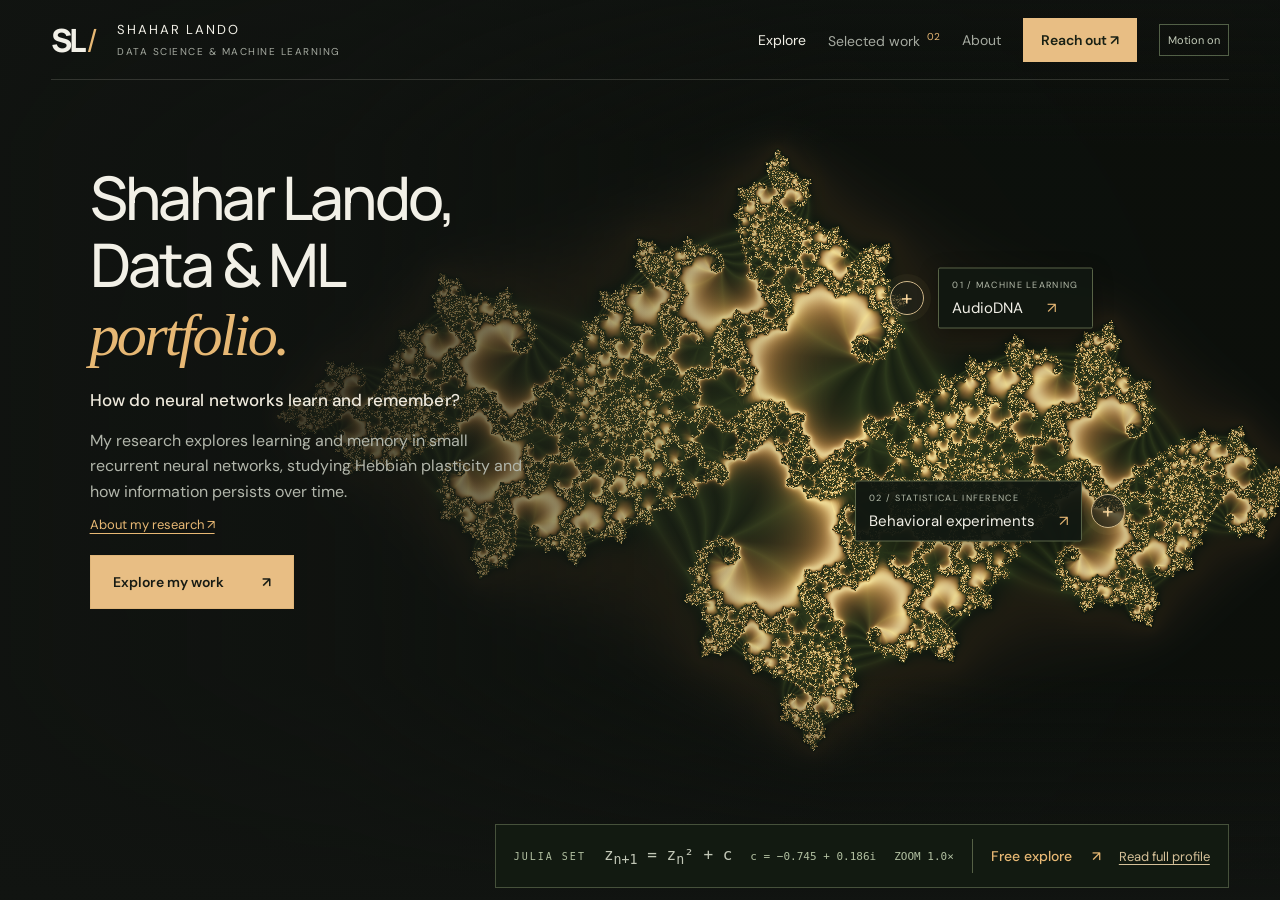
<file: index.html>
<!doctype html>
<html lang="en"><head><meta charset="utf-8"><meta name="viewport" content="width=device-width,initial-scale=1"><meta name="theme-color" content="#111411"><meta name="description" content="Shahar Lando's Data & ML portfolio: research into learning, memory, and Hebbian plasticity in recurrent neural networks, plus audio and statistical projects."><title>Shahar Lando  -  Data Science & Machine Learning</title><link rel="stylesheet" href="style.css"><!-- SEARCH METADATA START --><link rel="canonical" href="https://shoohi.github.io/my-web-site/"><meta property="og:url" content="https://shoohi.github.io/my-web-site/"><meta name="robots" content="index, follow"><meta name="author" content="Shahar Lando"><meta property="og:type" content="website"><meta property="og:site_name" content="Shahar Lando"><meta property="og:title" content="Shahar Lando - Data Science and Machine Learning"><meta property="og:description" content="Shahar Lando's Data & ML portfolio: research into learning, memory, and Hebbian plasticity in recurrent neural networks, plus audio and statistical projects."><meta name="twitter:card" content="summary"><script type="application/ld+json">{"@context":"https://schema.org","@graph":[{"@type":"Person","@id":"https://shoohi.github.io/my-web-site/#shahar-lando","name":"Shahar Lando","url":"https://shoohi.github.io/my-web-site/profile.html","description":"Data Science student at Afeka in Israel with a background in sound design and interests in machine learning, statistics, and audio.","email":"mailto:shahar.lando@gmail.com","sameAs":["https://github.com/shoohi","https://www.linkedin.com/in/shahar-lando"],"knowsAbout":["Data Science","Machine Learning","Statistical Inference","Experimental Design","Audio Classification","Python","SQL","R"],"affiliation":{"@type":"CollegeOrUniversity","name":"Afeka Academic College of Engineering"}},{"@type":"ProfilePage","@id":"https://shoohi.github.io/my-web-site/profile.html","url":"https://shoohi.github.io/my-web-site/profile.html","name":"Shahar Lando - Profile, Projects and Contact","mainEntity":{"@id":"https://shoohi.github.io/my-web-site/#shahar-lando"}},{"@type":"SoftwareSourceCode","name":"AudioDNA","url":"https://shoohi.github.io/my-web-site/profile.html#audio","codeRepository":"https://github.com/shoohi/AudioDNA","programmingLanguage":"Python","author":{"@id":"https://shoohi.github.io/my-web-site/#shahar-lando"},"description":"Audio classification and similarity search using acoustic features, Random Forest, cosine similarity, and a Streamlit interface."},{"@type":"CreativeWork","name":"Behavioral Economics Experiments Platform","url":"https://shoohi.github.io/my-web-site/profile.html#behavior","author":{"@id":"https://shoohi.github.io/my-web-site/#shahar-lando"},"description":"A platform for randomized behavioral economics experiments covering anchoring, framing, and decoy effects, with statistical inference and uncertainty estimates."}]}</script><!-- SEARCH METADATA END --><link rel="icon" type="image/svg+xml" href="./favicon.svg"></head>
<body><noscript><p class="no-script-profile">Read <a href="./profile.html">Shahar Lando’s profile, projects, and contact details</a>.</p></noscript><canvas id="fractal" aria-hidden="true"></canvas><div class="shade"></div>
<header><a class="brand" href="#" aria-label="Shahar Lando home">SL<span> / </span></a><span class="identity">SHAHAR LANDO<span>DATA SCIENCE & MACHINE LEARNING</span></span><nav aria-label="Main navigation"><button data-view="home" class="active">Explore</button><button data-view="work">Selected work <sup>02</sup></button><button data-view="about">About</button><button class="nav-cta" data-view="contact">Reach out ↗</button><button id="motion" class="motion-toggle" aria-pressed="false" title="Reduce animation">Motion on</button></nav></header>
<main><section id="intro"><h1>Shahar Lando,<br>Data &amp; ML<br><em>portfolio.</em></h1><h2 class="intro-identity">How do neural networks learn and remember?</h2><p class="research-summary">My research explores learning and memory in small recurrent neural networks, studying Hebbian plasticity and how information persists over time.</p><a class="research-link" href="./profile.html#research">About my research ↗</a><button class="primary" data-view="audio">Explore my work <span>↗</span></button></section>
<div id="portals" aria-label="Project locations"><button class="portal p1" data-view="audio"><span class="cross">+</span><span class="portal-label"><small>01 / MACHINE LEARNING</small>AudioDNA <b>↗</b></span></button><button class="portal p2" data-view="behavior"><span class="cross">+</span><span class="portal-label"><small>02 / STATISTICAL INFERENCE</small>Behavioral experiments <b>↗</b></span></button></div>
<section id="window" hidden aria-labelledby="panel-title"><button id="back" class="back">← Back to the fractal <span>ESC</span></button><figure id="about-photo" hidden aria-label="Space reserved for Shahar’s portrait"><span class="portrait-monogram" aria-hidden="true">SL</span><figcaption><strong>Shahar Lando</strong><span>Portrait space</span></figcaption></figure><div id="panel-content"></div><div id="page-controls" hidden><button id="page-prev" aria-label="Previous page">←</button><span id="page-count"></span><button id="page-next" aria-label="Next page">→</button></div></section>
</main>
<div class="coordinates"><span>JULIA SET</span><strong>z<sub>n+1</sub> = z<sub>n</sub>² + c</strong><span>c = −0.745 + 0.186i</span><span id="zoom-readout">ZOOM 1.00×</span><button class="free-entry" data-view="free">Free explore <span>↗</span></button><a class="profile-link" href="./profile.html">Read full profile</a></div>
<div id="free-controls" hidden><span id="free-help">Drag to pan · Scroll or pinch to zoom</span><div><button id="free-minus" aria-label="Zoom out">−</button><output id="free-zoom">1×</output><button id="free-plus" aria-label="Zoom in">+</button><button id="free-reset">Reset</button><button data-view="home">Exit exploration ↗</button></div></div>
<div id="journey" hidden><span id="journey-label"></span><button id="skip-zoom">Skip zoom ↗</button></div>
<script src="fractal-camera.js"></script><script src="app.js"></script></body></html>
</file>
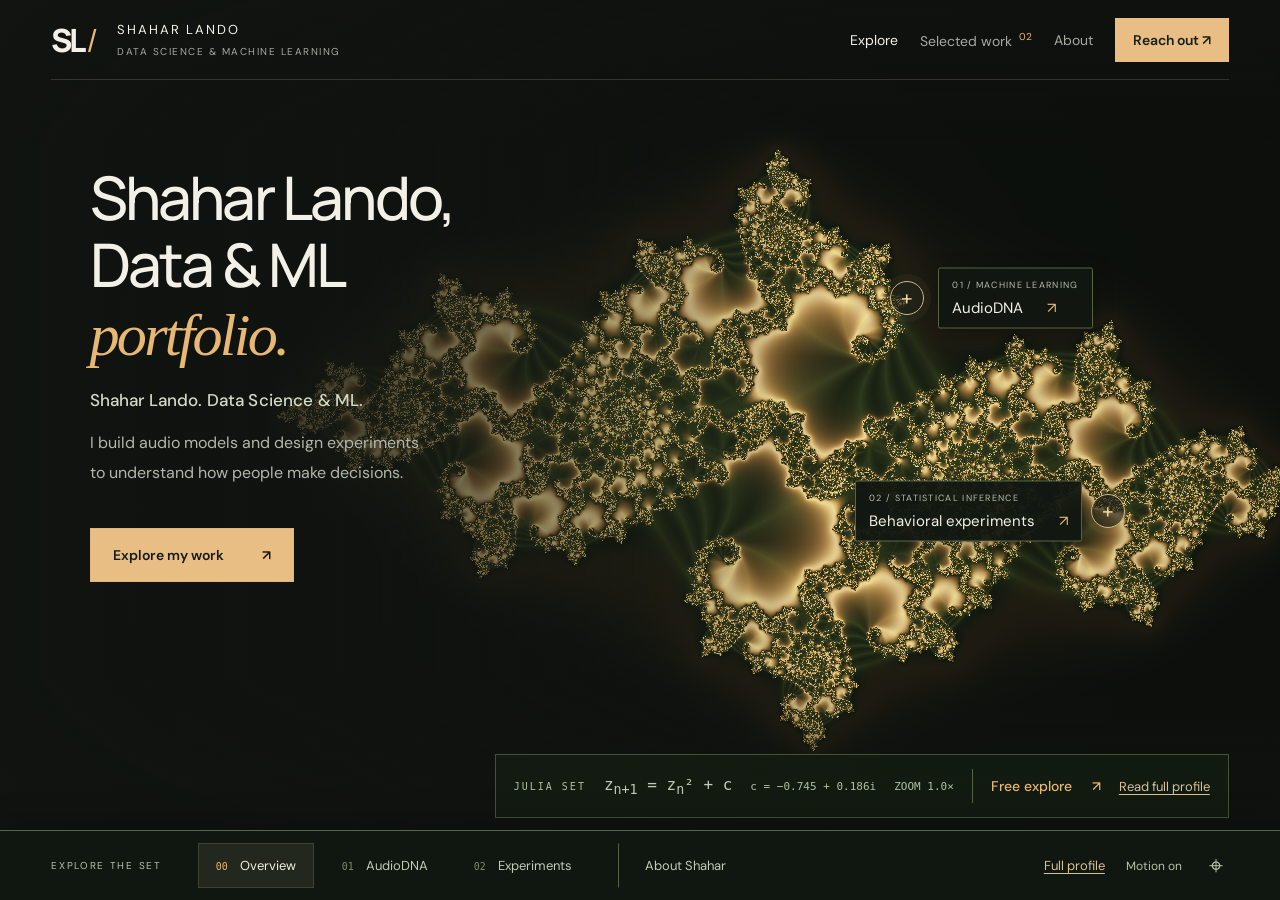
<file: shahar-lando-github-pages/index.html>
<!doctype html>
<html lang="en"><head><meta charset="utf-8"><meta name="viewport" content="width=device-width,initial-scale=1"><meta name="theme-color" content="#111411"><meta name="description" content="Shahar Lando's portfolio: machine learning, audio intelligence, and statistical experimentation. Explore projects inside a Julia fractal."><title>Shahar Lando  -  Data Science & Machine Learning</title><link rel="stylesheet" href="style.css"><!-- SEARCH METADATA START --><link rel="canonical" href="https://shoohi.github.io/my-web-site/"><meta property="og:url" content="https://shoohi.github.io/my-web-site/"><meta name="robots" content="index, follow"><meta name="author" content="Shahar Lando"><meta property="og:type" content="website"><meta property="og:site_name" content="Shahar Lando"><meta property="og:title" content="Shahar Lando - Data Science and Machine Learning"><meta property="og:description" content="Explore Shahar Lando's background, machine learning projects, statistical experiments, and contact information."><meta name="twitter:card" content="summary"><script type="application/ld+json">{"@context":"https://schema.org","@graph":[{"@type":"Person","@id":"https://shoohi.github.io/my-web-site/#shahar-lando","name":"Shahar Lando","url":"https://shoohi.github.io/my-web-site/profile.html","description":"Data Science student at Afeka in Israel with a background in sound design and interests in machine learning, statistics, and audio.","email":"mailto:shahar.lando@gmail.com","sameAs":["https://github.com/shoohi","https://www.linkedin.com/in/shahar-lando"],"knowsAbout":["Data Science","Machine Learning","Statistical Inference","Experimental Design","Audio Classification","Python","SQL","R"],"affiliation":{"@type":"CollegeOrUniversity","name":"Afeka Academic College of Engineering"}},{"@type":"ProfilePage","@id":"https://shoohi.github.io/my-web-site/profile.html","url":"https://shoohi.github.io/my-web-site/profile.html","name":"Shahar Lando - Profile, Projects and Contact","mainEntity":{"@id":"https://shoohi.github.io/my-web-site/#shahar-lando"}},{"@type":"SoftwareSourceCode","name":"AudioDNA","url":"https://shoohi.github.io/my-web-site/profile.html#audio","codeRepository":"https://github.com/shoohi/AudioDNA","programmingLanguage":"Python","author":{"@id":"https://shoohi.github.io/my-web-site/#shahar-lando"},"description":"Audio classification and similarity search using acoustic features, Random Forest, cosine similarity, and a Streamlit interface."},{"@type":"CreativeWork","name":"Behavioral Economics Experiments Platform","url":"https://shoohi.github.io/my-web-site/profile.html#behavior","author":{"@id":"https://shoohi.github.io/my-web-site/#shahar-lando"},"description":"A platform for randomized behavioral economics experiments covering anchoring, framing, and decoy effects, with statistical inference and uncertainty estimates."}]}</script><!-- SEARCH METADATA END --></head>
<body><noscript><p class="no-script-profile">Read <a href="./profile.html">Shahar Lando’s profile, projects, and contact details</a>.</p></noscript><canvas id="fractal" aria-hidden="true"></canvas><div class="shade"></div>
<header><a class="brand" href="#" aria-label="Shahar Lando home">SL<span> / </span></a><span class="identity">SHAHAR LANDO<span>DATA SCIENCE & MACHINE LEARNING</span></span><nav aria-label="Main navigation"><button data-view="home" class="active">Explore</button><button data-view="work">Selected work <sup>02</sup></button><button data-view="about">About</button><button class="nav-cta" data-view="contact">Reach out ↗</button></nav></header>
<main><section id="intro"><h1>Shahar Lando,<br>Data &amp; ML<br><em>portfolio.</em></h1><h2 class="intro-identity">Shahar Lando. Data Science &amp; ML.</h2><p>I build audio models and design experiments<br class="desktop"> to understand how people make decisions.</p><button class="primary" data-view="audio">Explore my work <span>↗</span></button></section>
<div id="portals" aria-label="Project locations"><button class="portal p1" data-view="audio"><span class="cross">+</span><span class="portal-label"><small>01 / MACHINE LEARNING</small>AudioDNA <b>↗</b></span></button><button class="portal p2" data-view="behavior"><span class="cross">+</span><span class="portal-label"><small>02 / STATISTICAL INFERENCE</small>Behavioral experiments <b>↗</b></span></button></div>
<section id="window" hidden aria-labelledby="panel-title"><button id="back" class="back">← Back to the fractal <span>ESC</span></button><figure id="about-photo" hidden aria-label="Space reserved for Shahar’s portrait"><span class="portrait-monogram" aria-hidden="true">SL</span><figcaption><strong>Shahar Lando</strong><span>Portrait space</span></figcaption></figure><div id="panel-content"></div><div id="page-controls" hidden><button id="page-prev" aria-label="Previous page">←</button><span id="page-count"></span><button id="page-next" aria-label="Next page">→</button></div></section>
</main>
<div class="coordinates"><span>JULIA SET</span><strong>z<sub>n+1</sub> = z<sub>n</sub>² + c</strong><span>c = −0.745 + 0.186i</span><span id="zoom-readout">ZOOM 1.00×</span><button class="free-entry" data-view="free">Free explore <span>↗</span></button><a class="profile-link" href="./profile.html">Read full profile</a></div>
<footer><div class="index"><span class="index-label">EXPLORE THE SET</span><button data-view="home" class="active"><i>00</i> Overview</button><button data-view="audio"><i>01</i> AudioDNA</button><button data-view="behavior"><i>02</i> Experiments</button><button data-view="about" class="about-index">About Shahar</button></div><div class="view-controls"><a class="profile-link" href="./profile.html">Full profile</a><button id="motion" aria-pressed="false" title="Reduce animation">Motion on</button><button id="reset" aria-label="Reset view" title="Reset view">⌖</button></div></footer>
<div id="free-controls" hidden><span id="free-help">Drag to pan · Scroll or pinch to zoom</span><div><button id="free-minus" aria-label="Zoom out">−</button><output id="free-zoom">1×</output><button id="free-plus" aria-label="Zoom in">+</button><button id="free-reset">Reset</button><button data-view="home">Exit exploration ↗</button></div></div>
<div id="journey" hidden><span id="journey-label"></span><button id="skip-zoom">Skip zoom ↗</button></div>
<script src="fractal-camera.js"></script><script src="app.js"></script></body></html>
</file>
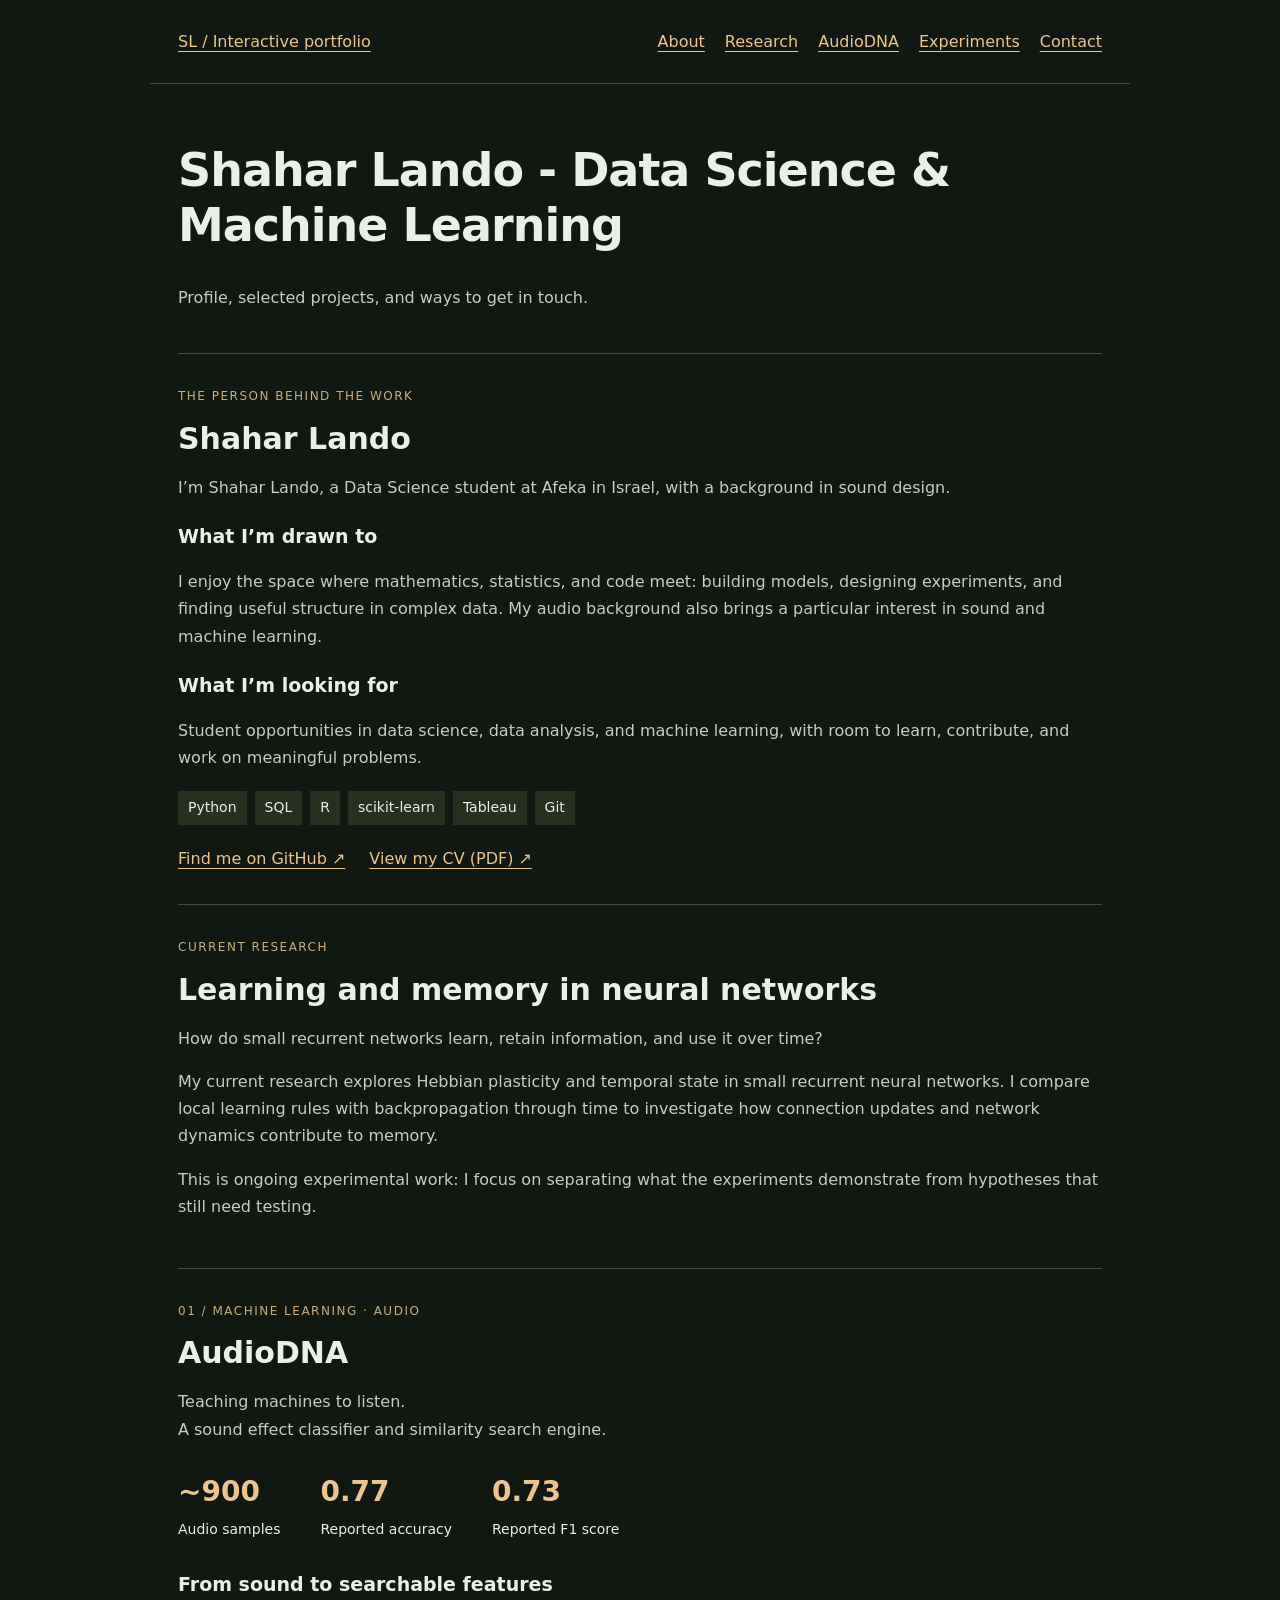
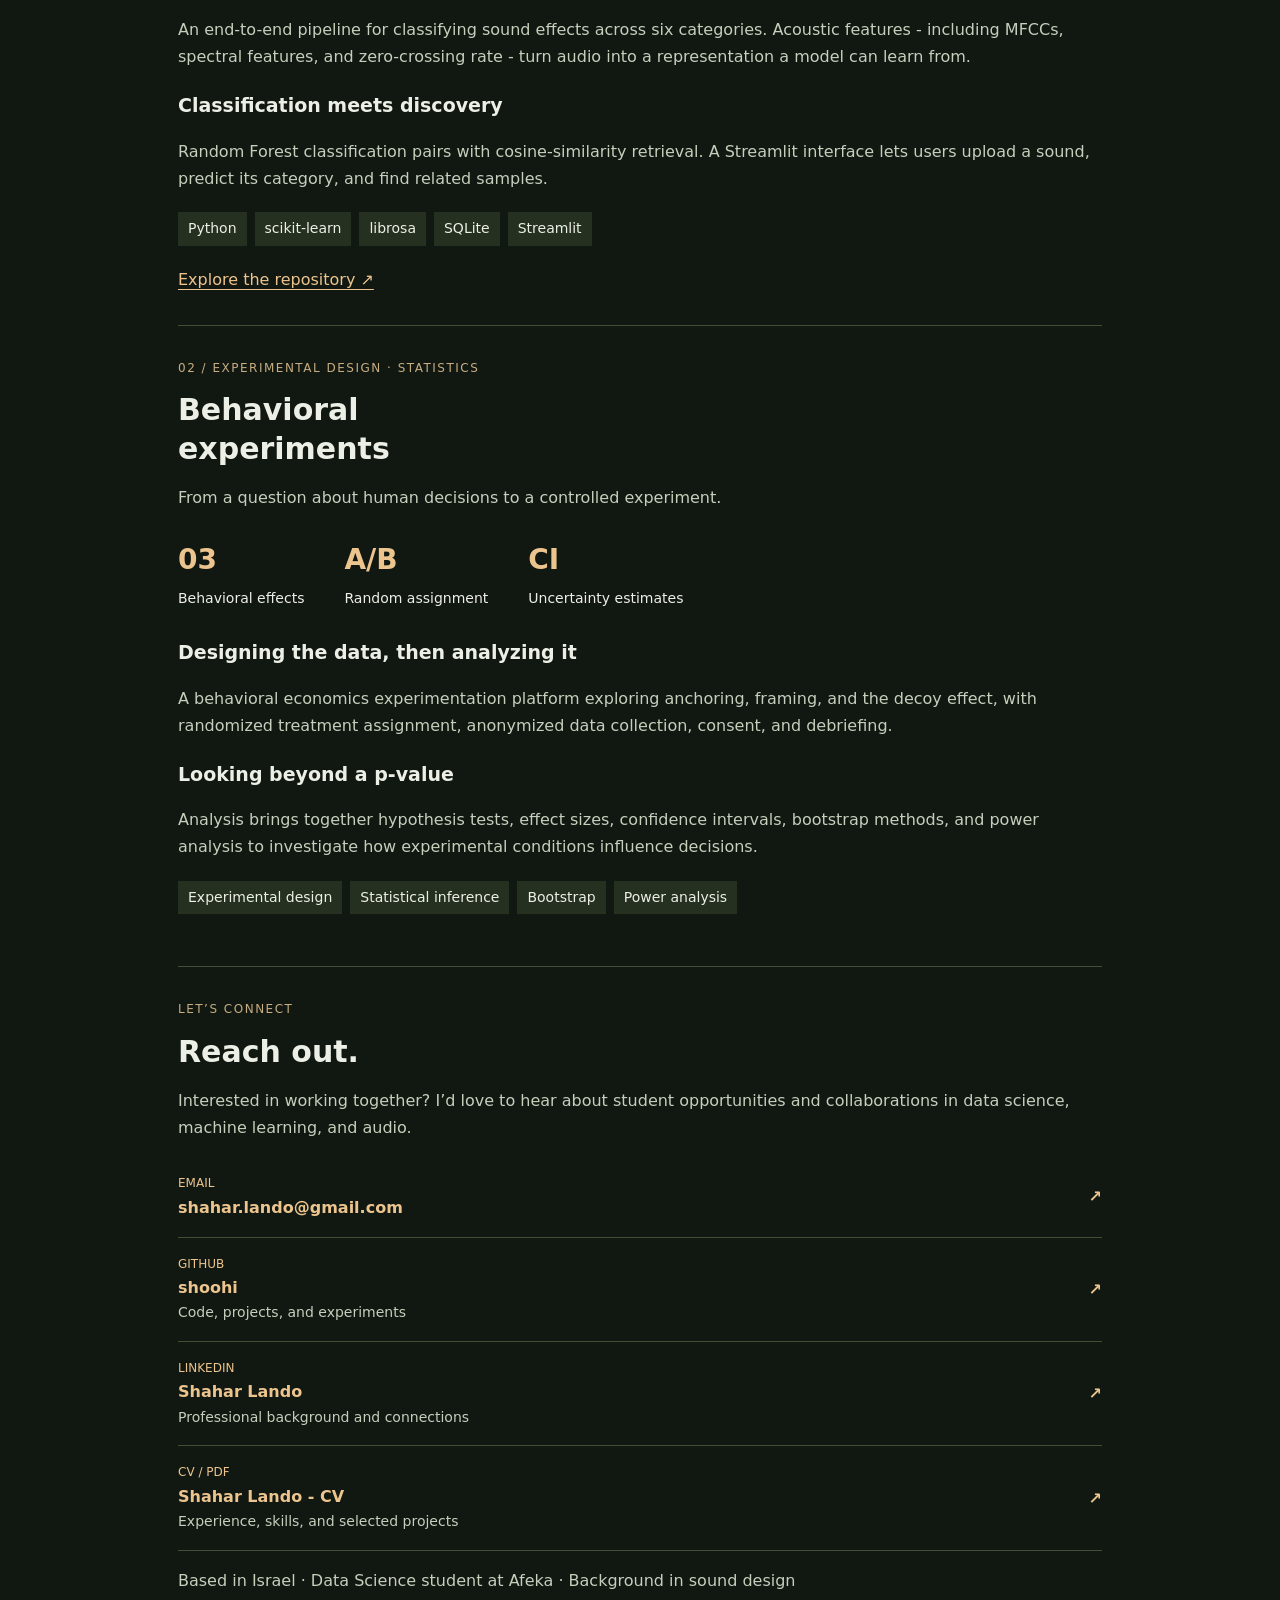
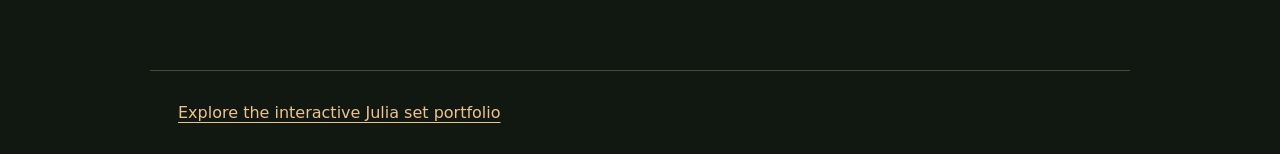
<file: profile.html>
<!doctype html><html lang="en"><head><meta charset="utf-8"><meta name="viewport" content="width=device-width, initial-scale=1"><title>Shahar Lando - Profile, Projects and Contact</title><meta name="description" content="Shahar Lando's Data & ML portfolio: research into learning, memory, and Hebbian plasticity in recurrent neural networks, plus audio and statistical projects."><link rel="canonical" href="https://shoohi.github.io/my-web-site/profile.html"><meta property="og:url" content="https://shoohi.github.io/my-web-site/profile.html"><meta name="robots" content="index, follow"><meta name="author" content="Shahar Lando"><meta property="og:type" content="website"><meta property="og:site_name" content="Shahar Lando"><meta property="og:title" content="Shahar Lando - Data Science and Machine Learning"><meta property="og:description" content="Shahar Lando's Data & ML portfolio: research into learning, memory, and Hebbian plasticity in recurrent neural networks, plus audio and statistical projects."><meta name="twitter:card" content="summary"><script type="application/ld+json">{"@context":"https://schema.org","@graph":[{"@type":"Person","@id":"https://shoohi.github.io/my-web-site/#shahar-lando","name":"Shahar Lando","url":"https://shoohi.github.io/my-web-site/profile.html","description":"Data Science student at Afeka in Israel with a background in sound design and interests in machine learning, statistics, and audio.","email":"mailto:shahar.lando@gmail.com","sameAs":["https://github.com/shoohi","https://www.linkedin.com/in/shahar-lando"],"knowsAbout":["Data Science","Machine Learning","Statistical Inference","Experimental Design","Audio Classification","Python","SQL","R"],"affiliation":{"@type":"CollegeOrUniversity","name":"Afeka Academic College of Engineering"}},{"@type":"ProfilePage","@id":"https://shoohi.github.io/my-web-site/profile.html","url":"https://shoohi.github.io/my-web-site/profile.html","name":"Shahar Lando - Profile, Projects and Contact","mainEntity":{"@id":"https://shoohi.github.io/my-web-site/#shahar-lando"}},{"@type":"SoftwareSourceCode","name":"AudioDNA","url":"https://shoohi.github.io/my-web-site/profile.html#audio","codeRepository":"https://github.com/shoohi/AudioDNA","programmingLanguage":"Python","author":{"@id":"https://shoohi.github.io/my-web-site/#shahar-lando"},"description":"Audio classification and similarity search using acoustic features, Random Forest, cosine similarity, and a Streamlit interface."},{"@type":"CreativeWork","name":"Behavioral Economics Experiments Platform","url":"https://shoohi.github.io/my-web-site/profile.html#behavior","author":{"@id":"https://shoohi.github.io/my-web-site/#shahar-lando"},"description":"A platform for randomized behavioral economics experiments covering anchoring, framing, and decoy effects, with statistical inference and uncertainty estimates."}]}</script><link rel="stylesheet" href="profile.css"><link rel="icon" type="image/svg+xml" href="./favicon.svg"></head><body><header><a href="./">SL / Interactive portfolio</a><nav aria-label="Profile sections"><a href="#about">About</a><a href="#research">Research</a><a href="#audio">AudioDNA</a><a href="#behavior">Experiments</a><a href="#contact">Contact</a></nav></header><main><h1>Shahar Lando - Data Science &amp; Machine Learning</h1><p class="summary">Profile, selected projects, and ways to get in touch.</p><section id="about"><div class="panel-kicker">THE PERSON BEHIND THE WORK</div><h2>Shahar Lando</h2><p class="panel-lead">I’m Shahar Lando, a Data Science student at Afeka in Israel, with a background in sound design.</p><h3>What I’m drawn to</h3><p>I enjoy the space where mathematics, statistics, and code meet: building models, designing experiments, and finding useful structure in complex data. My audio background also brings a particular interest in sound and machine learning.</p><h3>What I’m looking for</h3><p>Student opportunities in data science, data analysis, and machine learning, with room to learn, contribute, and work on meaningful problems.</p><div class="tags"><span>Python</span><span>SQL</span><span>R</span><span>scikit-learn</span><span>Tableau</span><span>Git</span></div><a class="panel-link" href="https://github.com/shoohi" target="_blank" rel="noopener noreferrer">Find me on GitHub ↗</a><a class="panel-link cv-link" href="./shahar-lando-cv.pdf" target="_blank" rel="noopener noreferrer">View my CV (PDF) ↗</a></section>
<section id="research"><div class="panel-kicker">CURRENT RESEARCH</div><h2>Learning and memory in neural networks</h2><p class="panel-lead">How do small recurrent networks learn, retain information, and use it over time?</p><p>My current research explores Hebbian plasticity and temporal state in small recurrent neural networks. I compare local learning rules with backpropagation through time to investigate how connection updates and network dynamics contribute to memory.</p><p>This is ongoing experimental work: I focus on separating what the experiments demonstrate from hypotheses that still need testing.</p></section>
<section id="audio"><div class="panel-kicker">01 / MACHINE LEARNING · AUDIO</div><h2>AudioDNA</h2><p class="panel-lead">Teaching machines to listen.<br>A sound effect classifier and similarity search engine.</p><div class="metrics"><div><strong>~900</strong><span>Audio samples</span></div><div><strong>0.77</strong><span>Reported accuracy</span></div><div><strong>0.73</strong><span>Reported F1 score</span></div></div><h3>From sound to searchable features</h3><p>An end-to-end pipeline for classifying sound effects across six categories. Acoustic features - including MFCCs, spectral features, and zero-crossing rate - turn audio into a representation a model can learn from.</p><h3>Classification meets discovery</h3><p>Random Forest classification pairs with cosine-similarity retrieval. A Streamlit interface lets users upload a sound, predict its category, and find related samples.</p><div class="tags"><span>Python</span><span>scikit-learn</span><span>librosa</span><span>SQLite</span><span>Streamlit</span></div><a class="panel-link" href="https://github.com/shoohi/AudioDNA" target="_blank" rel="noopener noreferrer">Explore the repository ↗</a></section>
<section id="behavior"><div class="panel-kicker">02 / EXPERIMENTAL DESIGN · STATISTICS</div><h2>Behavioral<br>experiments</h2><p class="panel-lead">From a question about human decisions to a controlled experiment.</p><div class="metrics"><div><strong>03</strong><span>Behavioral effects</span></div><div><strong>A/B</strong><span>Random assignment</span></div><div><strong>CI</strong><span>Uncertainty estimates</span></div></div><h3>Designing the data, then analyzing it</h3><p>A behavioral economics experimentation platform exploring anchoring, framing, and the decoy effect, with randomized treatment assignment, anonymized data collection, consent, and debriefing.</p><h3>Looking beyond a p-value</h3><p>Analysis brings together hypothesis tests, effect sizes, confidence intervals, bootstrap methods, and power analysis to investigate how experimental conditions influence decisions.</p><div class="tags"><span>Experimental design</span><span>Statistical inference</span><span>Bootstrap</span><span>Power analysis</span></div></section>
<section id="contact"><div class="panel-kicker">LET’S CONNECT</div><h2>Reach out.</h2><p class="panel-lead">Interested in working together? I’d love to hear about student opportunities and collaborations in data science, machine learning, and audio.</p><a class="contact-link" href="mailto:shahar.lando@gmail.com"><span><small>EMAIL</small><strong>shahar.lando@gmail.com</strong></span><b aria-hidden="true">↗</b></a><a class="contact-link" href="https://github.com/shoohi" target="_blank" rel="noopener noreferrer"><span><small>GITHUB</small><strong>shoohi</strong><em>Code, projects, and experiments</em></span><b aria-hidden="true">↗</b></a><a class="contact-link" href="https://www.linkedin.com/in/shahar-lando" target="_blank" rel="noopener noreferrer"><span><small>LINKEDIN</small><strong>Shahar Lando</strong><em>Professional background and connections</em></span><b aria-hidden="true">↗</b></a><a class="contact-link" href="./shahar-lando-cv.pdf" target="_blank" rel="noopener noreferrer"><span><small>CV / PDF</small><strong>Shahar Lando - CV</strong><em>Experience, skills, and selected projects</em></span><b aria-hidden="true">↗</b></a><p class="contact-note">Based in Israel · Data Science student at Afeka · Background in sound design</p></section></main><footer><a href="./">Explore the interactive Julia set portfolio</a></footer></body></html>
</file>
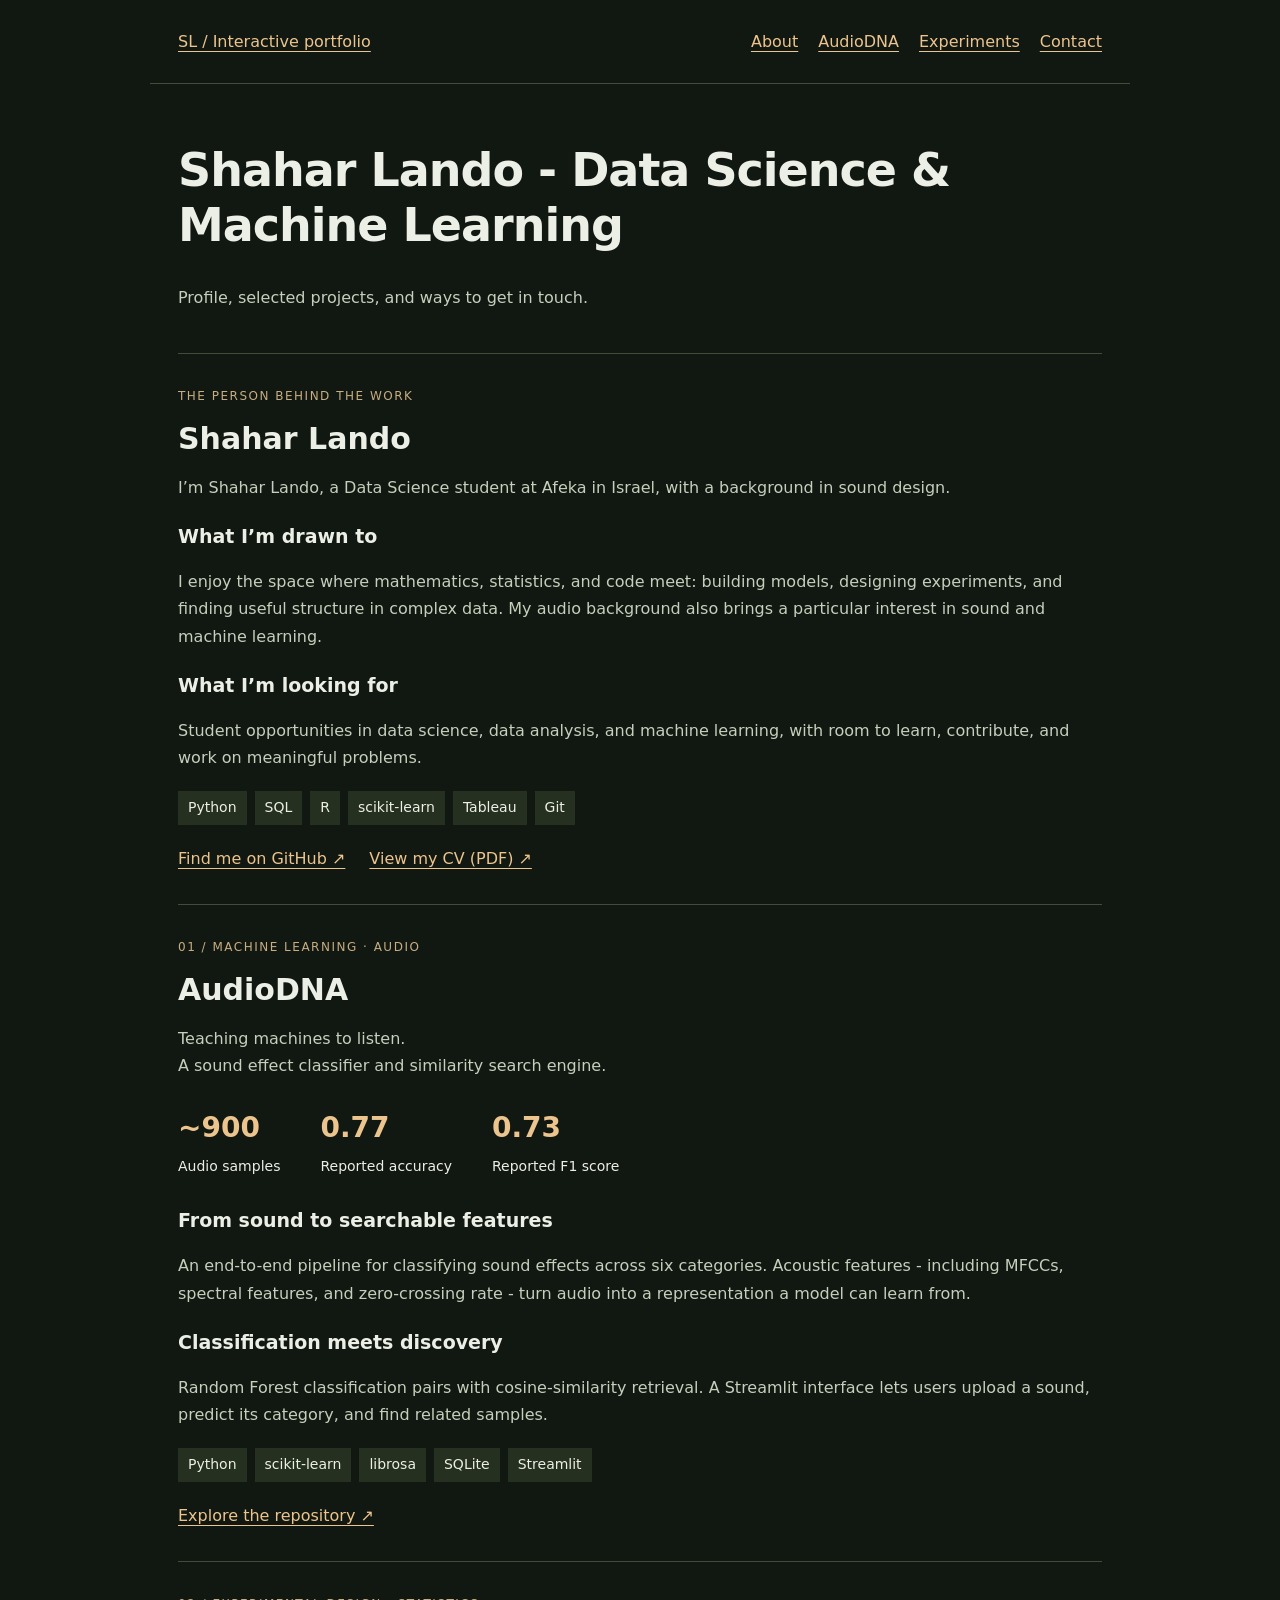
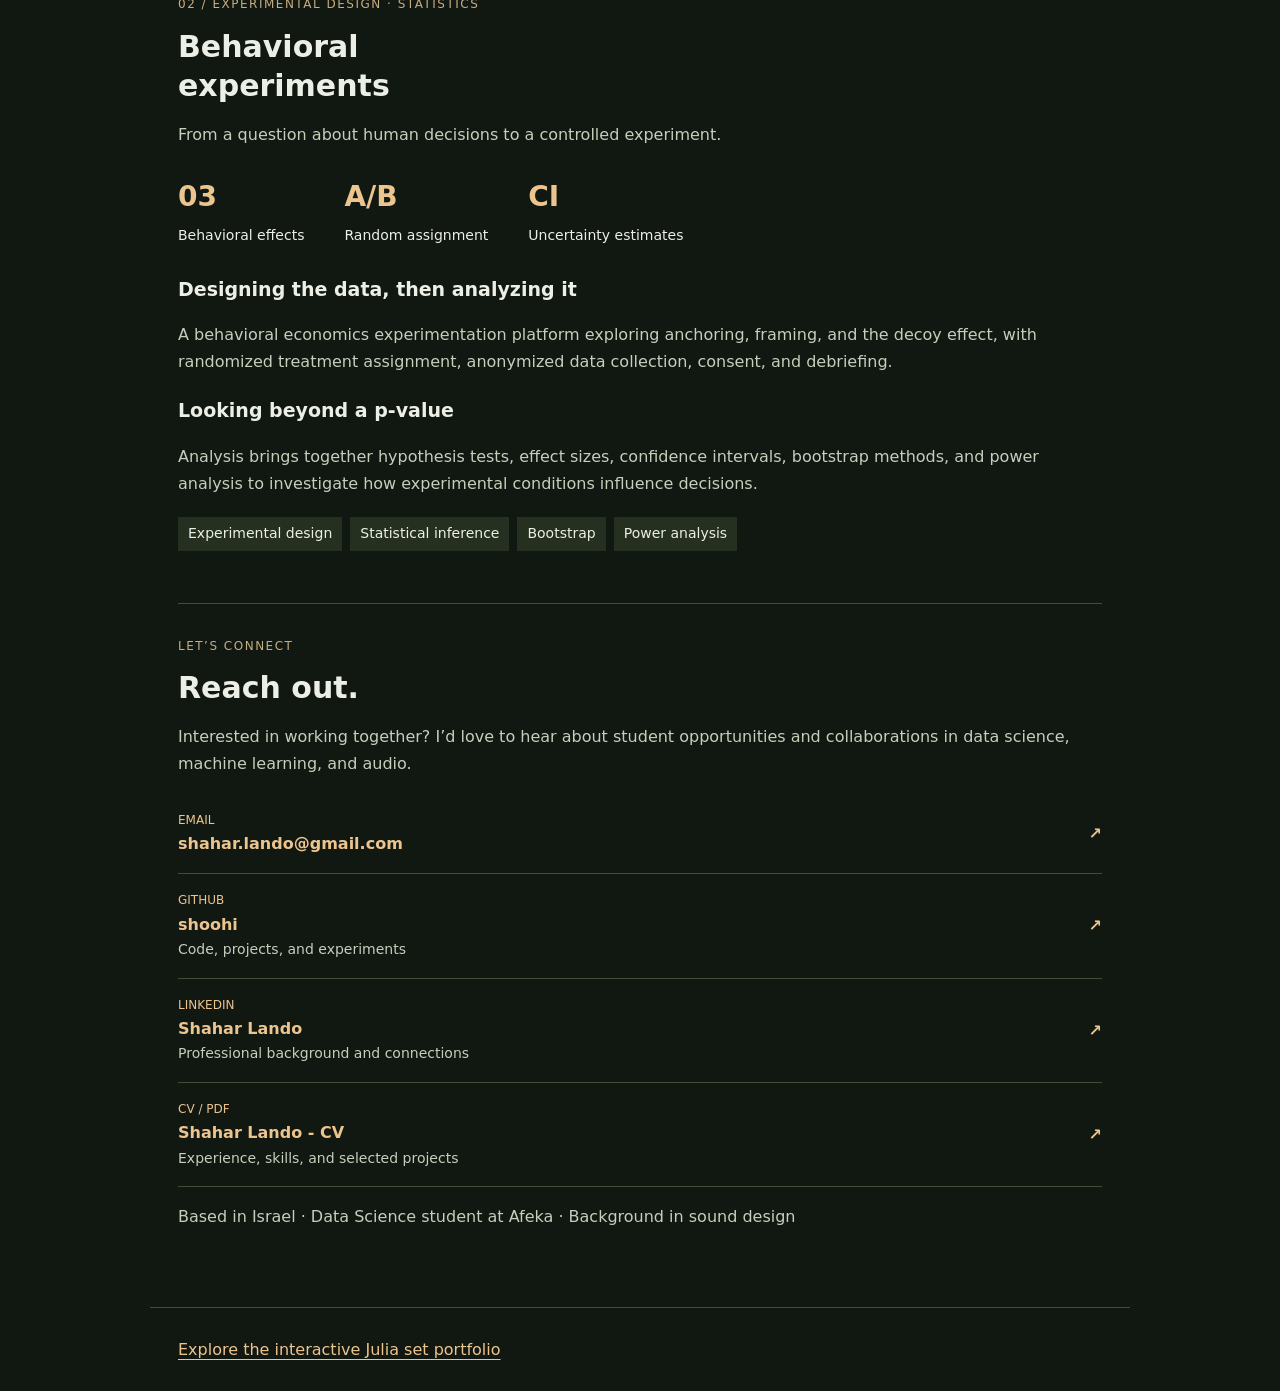
<file: shahar-lando-github-pages/profile.html>
<!doctype html><html lang="en"><head><meta charset="utf-8"><meta name="viewport" content="width=device-width, initial-scale=1"><title>Shahar Lando - Profile, Projects and Contact</title><meta name="description" content="Shahar Lando is a Data Science student at Afeka in Israel. Learn about AudioDNA, behavioral economics experiments, skills, and professional contact details."><link rel="canonical" href="https://shoohi.github.io/my-web-site/profile.html"><meta property="og:url" content="https://shoohi.github.io/my-web-site/profile.html"><meta name="robots" content="index, follow"><meta name="author" content="Shahar Lando"><meta property="og:type" content="website"><meta property="og:site_name" content="Shahar Lando"><meta property="og:title" content="Shahar Lando - Data Science and Machine Learning"><meta property="og:description" content="Explore Shahar Lando's background, machine learning projects, statistical experiments, and contact information."><meta name="twitter:card" content="summary"><script type="application/ld+json">{"@context":"https://schema.org","@graph":[{"@type":"Person","@id":"https://shoohi.github.io/my-web-site/#shahar-lando","name":"Shahar Lando","url":"https://shoohi.github.io/my-web-site/profile.html","description":"Data Science student at Afeka in Israel with a background in sound design and interests in machine learning, statistics, and audio.","email":"mailto:shahar.lando@gmail.com","sameAs":["https://github.com/shoohi","https://www.linkedin.com/in/shahar-lando"],"knowsAbout":["Data Science","Machine Learning","Statistical Inference","Experimental Design","Audio Classification","Python","SQL","R"],"affiliation":{"@type":"CollegeOrUniversity","name":"Afeka Academic College of Engineering"}},{"@type":"ProfilePage","@id":"https://shoohi.github.io/my-web-site/profile.html","url":"https://shoohi.github.io/my-web-site/profile.html","name":"Shahar Lando - Profile, Projects and Contact","mainEntity":{"@id":"https://shoohi.github.io/my-web-site/#shahar-lando"}},{"@type":"SoftwareSourceCode","name":"AudioDNA","url":"https://shoohi.github.io/my-web-site/profile.html#audio","codeRepository":"https://github.com/shoohi/AudioDNA","programmingLanguage":"Python","author":{"@id":"https://shoohi.github.io/my-web-site/#shahar-lando"},"description":"Audio classification and similarity search using acoustic features, Random Forest, cosine similarity, and a Streamlit interface."},{"@type":"CreativeWork","name":"Behavioral Economics Experiments Platform","url":"https://shoohi.github.io/my-web-site/profile.html#behavior","author":{"@id":"https://shoohi.github.io/my-web-site/#shahar-lando"},"description":"A platform for randomized behavioral economics experiments covering anchoring, framing, and decoy effects, with statistical inference and uncertainty estimates."}]}</script><link rel="stylesheet" href="profile.css"></head><body><header><a href="./">SL / Interactive portfolio</a><nav aria-label="Profile sections"><a href="#about">About</a><a href="#audio">AudioDNA</a><a href="#behavior">Experiments</a><a href="#contact">Contact</a></nav></header><main><h1>Shahar Lando - Data Science &amp; Machine Learning</h1><p class="summary">Profile, selected projects, and ways to get in touch.</p><section id="about"><div class="panel-kicker">THE PERSON BEHIND THE WORK</div><h2>Shahar Lando</h2><p class="panel-lead">I’m Shahar Lando, a Data Science student at Afeka in Israel, with a background in sound design.</p><h3>What I’m drawn to</h3><p>I enjoy the space where mathematics, statistics, and code meet: building models, designing experiments, and finding useful structure in complex data. My audio background also brings a particular interest in sound and machine learning.</p><h3>What I’m looking for</h3><p>Student opportunities in data science, data analysis, and machine learning, with room to learn, contribute, and work on meaningful problems.</p><div class="tags"><span>Python</span><span>SQL</span><span>R</span><span>scikit-learn</span><span>Tableau</span><span>Git</span></div><a class="panel-link" href="https://github.com/shoohi" target="_blank" rel="noopener noreferrer">Find me on GitHub ↗</a><a class="panel-link cv-link" href="./shahar-lando-cv.pdf" target="_blank" rel="noopener noreferrer">View my CV (PDF) ↗</a></section>
<section id="audio"><div class="panel-kicker">01 / MACHINE LEARNING · AUDIO</div><h2>AudioDNA</h2><p class="panel-lead">Teaching machines to listen.<br>A sound effect classifier and similarity search engine.</p><div class="metrics"><div><strong>~900</strong><span>Audio samples</span></div><div><strong>0.77</strong><span>Reported accuracy</span></div><div><strong>0.73</strong><span>Reported F1 score</span></div></div><h3>From sound to searchable features</h3><p>An end-to-end pipeline for classifying sound effects across six categories. Acoustic features - including MFCCs, spectral features, and zero-crossing rate - turn audio into a representation a model can learn from.</p><h3>Classification meets discovery</h3><p>Random Forest classification pairs with cosine-similarity retrieval. A Streamlit interface lets users upload a sound, predict its category, and find related samples.</p><div class="tags"><span>Python</span><span>scikit-learn</span><span>librosa</span><span>SQLite</span><span>Streamlit</span></div><a class="panel-link" href="https://github.com/shoohi/AudioDNA" target="_blank" rel="noopener noreferrer">Explore the repository ↗</a></section>
<section id="behavior"><div class="panel-kicker">02 / EXPERIMENTAL DESIGN · STATISTICS</div><h2>Behavioral<br>experiments</h2><p class="panel-lead">From a question about human decisions to a controlled experiment.</p><div class="metrics"><div><strong>03</strong><span>Behavioral effects</span></div><div><strong>A/B</strong><span>Random assignment</span></div><div><strong>CI</strong><span>Uncertainty estimates</span></div></div><h3>Designing the data, then analyzing it</h3><p>A behavioral economics experimentation platform exploring anchoring, framing, and the decoy effect, with randomized treatment assignment, anonymized data collection, consent, and debriefing.</p><h3>Looking beyond a p-value</h3><p>Analysis brings together hypothesis tests, effect sizes, confidence intervals, bootstrap methods, and power analysis to investigate how experimental conditions influence decisions.</p><div class="tags"><span>Experimental design</span><span>Statistical inference</span><span>Bootstrap</span><span>Power analysis</span></div></section>
<section id="contact"><div class="panel-kicker">LET’S CONNECT</div><h2>Reach out.</h2><p class="panel-lead">Interested in working together? I’d love to hear about student opportunities and collaborations in data science, machine learning, and audio.</p><a class="contact-link" href="mailto:shahar.lando@gmail.com"><span><small>EMAIL</small><strong>shahar.lando@gmail.com</strong></span><b aria-hidden="true">↗</b></a><a class="contact-link" href="https://github.com/shoohi" target="_blank" rel="noopener noreferrer"><span><small>GITHUB</small><strong>shoohi</strong><em>Code, projects, and experiments</em></span><b aria-hidden="true">↗</b></a><a class="contact-link" href="https://www.linkedin.com/in/shahar-lando" target="_blank" rel="noopener noreferrer"><span><small>LINKEDIN</small><strong>Shahar Lando</strong><em>Professional background and connections</em></span><b aria-hidden="true">↗</b></a><a class="contact-link" href="./shahar-lando-cv.pdf" target="_blank" rel="noopener noreferrer"><span><small>CV / PDF</small><strong>Shahar Lando - CV</strong><em>Experience, skills, and selected projects</em></span><b aria-hidden="true">↗</b></a><p class="contact-note">Based in Israel · Data Science student at Afeka · Background in sound design</p></section></main><footer><a href="./">Explore the interactive Julia set portfolio</a></footer></body></html>
</file>
<file: style.css>
@import url('https://fonts.googleapis.com/css2?family=DM+Sans:wght@400;450;500;550;600;700&family=Manrope:wght@400;500;600;700;800&display=swap');
:root{color-scheme:dark;--bg:#111411;--text:#f2f0e7;--muted:#a5aaa0;--accent:#e7b874;--border:rgba(222,225,207,.17)}*{box-sizing:border-box}body{margin:0;background:var(--bg);color:var(--text);font-family:'DM Sans',sans-serif;font-size:16px}button,a{-webkit-tap-highlight-color:transparent}button{font:inherit;color:inherit;cursor:pointer}a{color:inherit;text-decoration:none}button:focus-visible,a:focus-visible{outline:2px solid var(--accent);outline-offset:6px}button{border:0;background:none}#fractal,.shade{position:fixed;inset:0;width:100%;height:100%;pointer-events:none}.shade{background:linear-gradient(90deg,rgba(17,20,17,.94) 0%,rgba(17,20,17,.75) 27%,rgba(17,20,17,.05) 65%),linear-gradient(0deg,#111411 0%,transparent 25%,transparent 84%,rgba(17,20,17,.6))}header{height:112px;margin:0 4%;display:flex;align-items:center;border-bottom:1px solid var(--border);gap:22px;position:relative;z-index:4}.brand{font-family:'Manrope',sans-serif;font-size:32px;font-weight:800;letter-spacing:-3px}.brand span{color:var(--accent);font-weight:400}.identity{font-size:13px;letter-spacing:2px}.identity span{display:block;font-size:10px;letter-spacing:1.5px;color:var(--muted);margin-top:7px}nav{margin-left:auto;display:flex;gap:32px;align-items:center;font-size:14px}nav button{padding:10px 0;color:var(--muted)}nav button.active,nav button:hover{color:var(--text)}sup{color:var(--accent);font-size:10px;margin-left:3px}main{position:relative;min-height:calc(100svh - 210px)}#intro{position:relative;z-index:2;padding:11vh 0 80px 7%;pointer-events:none;transition:opacity .35s,transform .6s}#intro button{pointer-events:auto}.eyebrow{font-size:11px;letter-spacing:2.2px;display:flex;align-items:center;gap:12px;color:#bfc3b7}.line{height:1px;width:30px;background:var(--accent)}h1{font-family:'Manrope',sans-serif;font-weight:500;line-height:1.1;font-size:clamp(48px,5.5vw,84px);letter-spacing:-4px;margin:32px 0 25px}h1 em{font-family:Georgia,serif;font-weight:400;color:var(--accent)}#intro p{color:#b2b6ab;font-size:16px;line-height:1.9}.primary{border:1px solid #dfb579;color:#171b14;background:#e8be84;padding:17px 22px;min-width:204px;font-weight:600;margin-top:24px;display:inline-flex;justify-content:space-between;gap:36px;font-size:14px}.primary:hover{background:#f4d7ac}.intro-note{margin-top:44px;color:#8d9387;font-size:12px}.intro-note span{margin-right:14px;color:var(--accent)}#portals{position:absolute;inset:0;transition:opacity .35s}.portal{position:absolute;display:flex;align-items:center;gap:14px;text-align:left;padding:14px;z-index:3}.p1{left:59%;top:19%}.p2{left:70%;top:53%}.p3{left:48%;top:77%}.cross{display:grid;place-items:center;border:1px solid #d0b88a;width:34px;height:34px;border-radius:50%;font-size:21px;color:#f6d39a;background:#24251baa;box-shadow:0 0 0 7px #d7b97b0d;transition:.25s}.portal:hover .cross{background:var(--accent);color:#111;box-shadow:0 0 0 12px #d7b97b18}.portal-label{font-size:15px;text-shadow:0 2px 10px #000;background:#11141170;padding:7px 10px;border-radius:2px}.portal small{display:block;color:#b6bdab;font-size:9px;letter-spacing:1.3px;margin-bottom:7px}.portal b{margin-left:20px;color:var(--accent);font-weight:400}.coordinates{position:fixed;right:4%;bottom:126px;display:flex;flex-direction:column;gap:8px;font-family:monospace;font-size:11px;color:#8d9785;z-index:1}.coordinates strong{font-size:16px;font-weight:400;color:#c2c7b7;margin:3px 0}.coordinates>span:first-child{font-size:10px;letter-spacing:2px}footer{position:relative;margin:0 4%;min-height:98px;display:flex;align-items:center;justify-content:space-between;border-top:1px solid var(--border);z-index:4}.index{display:flex;align-items:center;gap:10px}.index-label{font-size:10px;letter-spacing:1.7px;color:#8d9686;margin-right:26px}.index button{font-size:13px;padding:13px 17px;color:#9ea695;border:1px solid transparent}.index button.active{background:#22281e;border-color:#3c4433;color:#f3efdf}.index i{font:10px monospace;color:#7d896e;margin-right:9px}.index button.active i{color:var(--accent)}.view-controls{display:flex;gap:15px;align-items:center}.view-controls button{color:#9ea695;font-size:12px}#reset{font-size:25px}.inside #intro,.inside #portals{opacity:0;pointer-events:none}.inside #portals button,.inside #intro button{pointer-events:none}#window{position:relative;width:min(650px,90%);margin-left:auto;margin-right:7%;padding:30px 0 50px;z-index:5}#window[hidden]{display:none}.inside #intro{position:absolute;inset:0}.back{font-size:13px;color:#ccd0c3;display:flex;justify-content:space-between;width:100%;padding:13px 0 20px}.back span{font:10px monospace;border:1px solid var(--border);padding:3px 5px}#panel-content{background:rgba(17,23,17,.96);border:1px solid #444c39;box-shadow:0 30px 100px #0004;padding:38px;animation:reveal .55s ease both;backdrop-filter:blur(18px)}@keyframes reveal{from{opacity:0;transform:translateY(20px)}to{opacity:1;transform:translateY(0)}}.panel-kicker{font-size:11px;letter-spacing:1.8px;color:var(--accent)}h2{font:500 clamp(32px,4vw,48px)/1.15 Manrope,sans-serif;letter-spacing:-1.8px;margin:22px 0 18px}.panel-lead{color:#d4d8cb;font-size:17px;line-height:1.7}h3{font-size:14px;font-weight:500;margin:27px 0 10px}#panel-content p:not(.panel-lead){color:#a6b19b;font-size:14px;line-height:1.85}.tags{display:flex;gap:7px;flex-wrap:wrap;margin-top:24px}.tags span{font:11px monospace;border:1px solid #3c4634;padding:7px 9px;color:#b9c4ac}.metrics{display:grid;grid-template-columns:repeat(3,1fr);border-block:1px solid #35412f;margin:26px 0;padding:23px 0;gap:15px}.metrics strong{font:500 30px Manrope,sans-serif;color:var(--accent)}.metrics span{display:block;color:#a6b19b;font-size:11px;margin-top:7px}.panel-link{display:inline-block;border-bottom:1px solid var(--accent);padding:12px 0 7px;font-size:14px;color:var(--accent)}.work-item{display:block;width:100%;text-align:left;padding:22px 0;border-top:1px solid var(--border)}.work-item strong{font-size:23px;font-weight:500;display:block;margin-bottom:9px}.work-item span{font-size:13px;color:#abb69e}.inside .coordinates{left:7%;right:auto;bottom:140px}.inside .shade{background:linear-gradient(90deg,#11141122,#11141166 45%,#111411bb)}
@media(min-width:1500px){main{min-height:calc(100svh - 230px)}#intro{padding-top:15vh}}@media(max-width:1000px){nav{gap:20px}.identity span{display:none}.p1{left:60%}.p2{left:57%;top:57%}.p3{left:45%;top:79%}.index-label{display:none}.coordinates{display:none}h1{font-size:64px}#intro{padding-left:5%;padding-top:13vh}#window{margin-right:5%}.portal-label{font-size:13px}.portal small{font-size:9px}.portal b{margin-left:5px}}
@media(max-width:650px){header{height:85px;gap:14px;margin:0 6%}.brand{font-size:27px}.identity{font-size:10px;letter-spacing:1px}nav{gap:16px}nav button{font-size:12px}nav button[data-view=home],nav a{display:none}nav sup{display:none}main{min-height:calc(100svh - 180px)}#intro{padding:48px 6% 250px}.eyebrow{font-size:9px;letter-spacing:1.5px}h1{font-size:clamp(42px,10vw,62px);letter-spacing:-2.5px;margin:25px 0 20px}#intro p{font-size:14px;line-height:1.8}.primary{margin-top:17px;padding:14px 18px;min-width:190px}.intro-note{display:none}.shade{background:linear-gradient(180deg,#111411a8 0%,#1114116b 42%,#11141110 65%,#111411 100%),linear-gradient(90deg,#111411bb,transparent)}.p1{left:6%;top:auto;bottom:135px}.p2{left:28%;top:auto;bottom:57px}.p3{display:none}.portal small{font-size:8px}.portal-label{font-size:13px}.cross{width:28px;height:28px}footer{margin:0 6%;min-height:95px;align-items:center;gap:10px}.index{gap:0;flex:1;justify-content:space-between}.index button{padding:12px 8px;font-size:11px}.index i{display:block;margin:0 0 6px;font-size:9px}.view-controls{display:none}#window{width:88%;margin:0 auto;padding:18px 0 32px}#panel-content{padding:25px}h2{font-size:34px}.panel-lead{font-size:16px}.metrics strong{font-size:25px}.inside .shade{background:#11141170}}
@media(prefers-reduced-motion:reduce){*{animation:none!important;transition:none!important}} 
/* Markers are projected from the same complex-plane coordinates as the shader. */
#portals{position:fixed;inset:0;z-index:3;pointer-events:none;transition:opacity .6s}
.portal{position:absolute;inset:auto;bottom:auto;width:34px;height:34px;padding:0;transform:translate(-50%,-50%);pointer-events:auto;display:block}
.portal .cross{position:absolute;left:50%;top:50%;transform:translate(-50%,-50%)}
.portal .portal-label{position:absolute;left:48px;top:50%;transform:translateY(-50%);width:max-content;max-width:240px;margin:0;white-space:nowrap}
.portal.label-left .portal-label{left:auto;right:48px}
.portal.offscreen{visibility:hidden;pointer-events:none}
.inside #portals{opacity:0}
.traveling #portals{opacity:1}
.traveling #portals .portal{opacity:0;pointer-events:none;transition:opacity .4s}
.traveling #portals .portal.tracked{opacity:1}
.traveling .portal.tracked .cross{background:#19201640;box-shadow:0 0 0 12px #e7b87410}
.traveling #intro{opacity:0;pointer-events:none}
.traveling #intro button{pointer-events:none}
.shade{transition:opacity .7s}
.traveling .shade{opacity:.12}
.traveling header,.traveling footer{opacity:.55;transition:opacity .7s}
.traveling header:hover,.traveling footer:hover{opacity:1}
.traveling .coordinates{opacity:0}
#journey{position:fixed;bottom:122px;left:50%;transform:translateX(-50%);z-index:7;display:flex;align-items:center;gap:24px;border:1px solid #d1b27f44;padding:13px 18px;background:#111811da;backdrop-filter:blur(14px);white-space:nowrap}
#journey[hidden]{display:none}
#journey-label{font:12px monospace;color:#e7c89a}
#skip-zoom{color:#bfc7b4;font-size:12px;padding:4px 0 4px 18px;border-left:1px solid #d1b27f44}
@media(max-width:650px){.portal.p3{display:block}.portal .portal-label{left:32px;max-width:215px}.portal.label-left .portal-label{right:32px}.portal .cross{width:28px;height:28px}#journey{bottom:104px;gap:12px;padding:10px 12px;max-width:94vw}#journey-label{font-size:10px}#skip-zoom{font-size:11px;padding-left:12px}.traveling header,.traveling footer{opacity:.35}}

.deep-flight #portals .portal.tracked{opacity:0;transition:opacity 1.2s}
/* Viewport-sized portfolio sections, with page controls on compact screens. */
body{height:100dvh;display:flex;flex-direction:column;overflow:hidden}header{height:80px;flex-shrink:0}main{min-height:0!important;flex:1}footer{height:70px;min-height:70px;flex-shrink:0}#intro{padding-top:clamp(24px,7vh,80px)}#window{height:100%;width:min(920px,88%);padding:14px 0 18px;margin-right:6%;display:flex;flex-direction:column}#window[hidden]{display:none}.back{flex-shrink:0;padding:8px 0 14px}#panel-content{flex:1;min-height:0;overflow:hidden;padding:24px 32px}#panel-content h2{font-size:clamp(28px,3.3vw,42px);margin:12px 0;line-height:1.12}#panel-content h2 br{display:none}#panel-content .panel-lead{font-size:16px;line-height:1.5;margin:10px 0}#panel-content h3{margin:16px 0 6px}#panel-content p:not(.panel-lead){font-size:16px;line-height:1.5;margin:6px 0}#panel-content .metrics{margin:15px 0;padding:13px 0}#panel-content .metrics strong{font-size:26px}#panel-content .tags{margin-top:14px}#panel-content .panel-link{padding-top:12px}#page-controls{display:flex;justify-content:center;align-items:center;gap:22px;flex-shrink:0;height:44px;background:#111711eb;border:1px solid #444c39;border-top:0}#page-controls[hidden]{display:none}#page-controls button{min-width:44px;height:40px}#page-controls button:disabled{opacity:.25;cursor:default}#page-count{font:12px monospace;color:var(--accent)}
.free-mode main,.free-mode .shade,.free-mode .coordinates{visibility:hidden}.free-mode #fractal{pointer-events:auto;touch-action:none;cursor:grab;z-index:2}.free-mode.dragging #fractal{cursor:grabbing}.free-mode header,.free-mode footer{z-index:5;background:#111411b0}.free-mode #portals{display:none}#free-controls{position:fixed;bottom:92px;left:50%;transform:translateX(-50%);z-index:6;padding:16px 20px;background:#111811e8;border:1px solid #6b715055;backdrop-filter:blur(12px);text-align:center}#free-controls[hidden]{display:none}#free-help{font-size:13px;color:#bbc5ad;display:block;margin-bottom:12px}#free-controls>div{display:flex;align-items:center;gap:12px;white-space:nowrap}#free-controls button{min-width:38px;min-height:38px;border:1px solid #454f39;font-size:14px;padding:8px 10px}#free-controls output{font:13px monospace;min-width:72px;color:var(--accent)}nav{gap:22px}
@media(max-width:650px){header{height:68px}.identity{display:none}nav{gap:14px}nav button[data-view=free]{display:block;font-size:12px}footer{min-height:64px;height:64px}#window{padding:6px 0 8px;width:90%;margin:auto}#panel-content{padding:18px 20px}#panel-content h2{font-size:28px;margin:10px 0}#panel-content .panel-kicker{font-size:10px}#panel-content h3{margin-top:12px}#panel-content .metrics{gap:10px;margin:12px 0}#panel-content .metrics strong{font-size:23px}#panel-content .tags span{padding:5px 7px}#intro{padding:30px 6% 0}#intro h1{font-size:42px;margin:20px 0 14px}#intro p{font-size:14px}#intro .primary{margin-top:8px}#free-controls{bottom:82px;padding:12px;max-width:96vw;width:max-content}#free-controls>div{gap:6px}#free-controls button{font-size:12px;padding:6px;min-width:32px}#free-controls output{min-width:56px}#free-help{font-size:12px}#journey{bottom:82px}}
@media(max-height:560px) and (min-width:651px){header{height:60px}footer{height:54px;min-height:54px}#panel-content{padding:14px 24px}#intro{padding-top:15px}#intro h1{font-size:42px;margin:16px 0}#intro p{font-size:14px;line-height:1.4}.intro-note{display:none}}
/* Opaque project labels remain legible over bright fractal boundaries. */
.portal .portal-label{background:rgba(17,24,17,.95);border:1px solid #586346;padding:10px 13px;box-shadow:0 5px 20px #0005;text-shadow:none}.tags span{background:#253020;border-color:#4d5c40!important}
.about-index{border-left:1px solid #566246!important;margin-left:18px!important;padding-left:26px!important}.about-index.active{background:transparent!important;color:var(--accent)!important}
#about-photo[hidden]{display:none}.about-mode #window{display:grid;grid-template-columns:minmax(180px,.72fr) minmax(0,1.8fr);grid-template-rows:auto minmax(0,1fr) auto;column-gap:26px;width:min(1100px,88%);margin:0 auto}.about-mode .back{grid-column:1/-1}.about-mode #panel-content{grid-column:2;grid-row:2;background:#151c14f5;border:0;box-shadow:none;padding:22px 24px}.about-mode #page-controls{grid-column:2;grid-row:3}.about-mode #panel-content h2{font-family:Georgia,serif;font-size:44px;letter-spacing:-1px;color:var(--accent)}#about-photo{grid-column:1;grid-row:2;margin:0;min-height:0;position:relative;display:flex;flex-direction:column;justify-content:center;align-items:center;background:#242d20;border:1px dashed #788465;overflow:hidden}.portrait-monogram{font:400 clamp(48px,7vw,100px)/1 Georgia,serif;color:#899b70}#about-photo figcaption{position:absolute;bottom:24px;left:20px;right:20px;border-top:1px solid #566246;padding-top:16px}#about-photo figcaption strong{display:block;font-size:16px;font-weight:500}#about-photo figcaption span{display:block;font-size:12px;color:#aebd9d;margin-top:7px}
@media(max-width:650px){.about-index{margin-left:5px!important;padding-left:12px!important}.about-mode #window{grid-template-columns:76px minmax(0,1fr);grid-template-rows:auto 86px minmax(0,1fr) auto;gap:8px 12px;width:90%}.about-mode .back{grid-row:1}.about-mode #about-photo{grid-column:1/-1;grid-row:2;flex-direction:row;justify-content:flex-start;padding:12px 18px;gap:20px}.portrait-monogram{font-size:40px}#about-photo figcaption{position:static;border:0;padding:0}.about-mode #panel-content{grid-column:1/-1;grid-row:3;padding:16px 20px}.about-mode #panel-content h2{font-size:32px}.about-mode #page-controls{grid-column:1/-1;grid-row:4}}
/* Persistent, high-contrast navigation and a dedicated fractal exploration entry. */
footer,.free-mode footer,.traveling footer{background:rgba(17,23,17,.98);opacity:1;margin:0;padding:0 4%;border-top:1px solid #596449;box-shadow:0 -10px 30px #0003;backdrop-filter:blur(18px)}footer .index button{color:#c2cbb7}footer .index-label,footer .view-controls button{color:#b7c3a9}nav .nav-cta{background:#e8be84;color:#182014;padding:12px 17px;font-weight:600;border:1px solid #e8be84;white-space:nowrap}nav .nav-cta:hover,nav .nav-cta.active{background:#f4d4a5;color:#182014}.coordinates{z-index:4;bottom:94px;right:4%;padding:14px 16px;background:#131b12ed;border:1px solid #46513b;color:#b2c0a1}.free-entry{display:flex;align-items:center;justify-content:space-between;gap:30px;border-top:1px solid #556045;margin-top:6px;padding:12px 0 0;font:500 14px 'DM Sans',sans-serif;color:var(--accent)}.free-entry:hover{color:#fff1d7}.inside .coordinates{display:none}.free-mode .coordinates{display:none}
@media(max-width:1000px){.coordinates{display:flex}.inside .coordinates{display:none}}
@media(max-width:650px){footer{padding:0 6%}nav{gap:12px}nav .nav-cta{font-size:12px;padding:10px 12px}nav button[data-view=work]:not(.nav-cta){display:none}.coordinates{bottom:80px;right:6%;padding:10px 13px}.coordinates>strong,.coordinates>span:not(:first-child){display:none}.coordinates .free-entry{font-size:13px;gap:20px;margin-top:0;padding-top:8px}}
.contact-mode #window{width:min(820px,88%);margin:0 auto}.contact-mode #panel-content{background:#151d14fa;padding:24px 36px}.contact-link{display:flex;align-items:center;justify-content:space-between;gap:20px;padding:15px 0;border-top:1px solid #48573c}.contact-link:hover{color:var(--accent)}.contact-link small{display:block;font:11px monospace;letter-spacing:1.4px;color:#afbe9d;margin-bottom:7px}.contact-link strong{font-size:18px;font-weight:500;overflow-wrap:anywhere}.contact-link em{display:block;font-size:13px;line-height:1.5;font-style:normal;color:#aab89b;margin-top:4px}.contact-link b{color:var(--accent);font-size:22px;font-weight:400}.contact-mode #panel-content .contact-note{font-size:13px;margin-top:16px;color:#b5c0a9}
@media(max-width:650px){.contact-mode #window{width:90%}.contact-mode #panel-content{padding:20px}.contact-link{padding:13px 0}.contact-link strong{font-size:16px}}
.profile-link{font:13px 'DM Sans',sans-serif;color:#d6c199;text-decoration:underline;text-underline-offset:3px}.coordinates .profile-link{margin-top:6px}.no-script-profile{position:fixed;top:90px;left:6%;right:6%;z-index:20;background:#172014;padding:20px}.no-script-profile a{color:var(--accent)}
/* Reserve a separate row for exploration tools instead of overlaying projects. */
#intro h1{font-size:clamp(42px,4.7vw,72px);letter-spacing:-2.8px;line-height:1.12;margin:12px 0 25px}#intro{padding-top:clamp(28px,8vh,80px)}
.coordinates{position:relative;flex-shrink:0;align-self:flex-end;right:auto;left:auto;bottom:auto;margin:0 4% 12px;min-height:64px;display:flex;flex-direction:row;align-items:center;gap:18px;padding:12px 18px;max-width:92%;z-index:4}.coordinates .free-entry{border-top:0;border-left:1px solid #556045;padding:8px 0 8px 18px;margin:0;gap:20px}.coordinates .profile-link{margin:0}.coordinates strong{white-space:nowrap}.coordinates>span{white-space:nowrap}.inside .coordinates,.free-mode .coordinates{display:none}.traveling .coordinates{pointer-events:none}
@media(max-width:1000px){.coordinates{gap:14px}.coordinates>span:first-child{display:none}}
@media(max-width:650px){#intro{padding-top:24px}#intro h1{font-size:clamp(34px,8.5vw,46px);letter-spacing:-1.8px;margin:12px 0 20px}.coordinates{margin:0 6% 10px;max-width:88%;min-height:52px;gap:16px;padding:9px 13px}.coordinates>strong,.coordinates>span{display:none}.coordinates .free-entry{border:0;padding:5px 0;gap:14px}.coordinates .profile-link{font-size:12px}}
@media(max-height:650px){#intro{padding-top:20px}#intro h1{font-size:clamp(32px,4vw,52px);margin:8px 0 14px}#intro .primary{margin-top:8px}.coordinates{min-height:48px;padding-top:8px;padding-bottom:8px}}
#intro h1{margin-bottom:20px}#intro .intro-identity{font:500 17px/1.5 'DM Sans',sans-serif;letter-spacing:.15px;color:#d2dac7;margin:0 0 14px}#intro p{margin-top:0}
@media(max-width:650px){#intro .intro-identity{font-size:14px;margin-bottom:12px}#intro h1{margin-bottom:16px}}

.cv-link{margin-left:24px}@media(max-width:650px){.cv-link{margin-left:14px}}

/* Research-led landing page; navigation lives in the header, not a bottom bar. */
nav .motion-toggle{font-size:11px;white-space:nowrap;color:#c3cbb9;border:1px solid #526047;padding:8px}
#intro .research-summary{max-width:440px;font-size:16px;line-height:1.6;margin-bottom:12px}
#intro .intro-identity{max-width:440px;color:#eee9dc}
.research-link{display:block;width:fit-content;font-size:13px;color:var(--accent);text-decoration:underline;text-underline-offset:4px}
#intro .primary{margin-top:22px}
#free-controls{bottom:22px}
#journey{bottom:24px}
@media(max-width:650px){
 header{padding-left:5%;padding-right:5%}nav{gap:10px}
 nav button[data-view=work]:not(.nav-cta){display:block;font-size:12px}
 nav button[data-view=work] sup{display:none}
 nav .motion-toggle{font-size:10px;padding:6px}
 #intro{padding-top:10px}
 #intro h1{margin:8px 0 12px}
 #intro .intro-identity{font-size:14px;margin-bottom:8px}
 #intro .research-summary{font-size:13px;line-height:1.5;max-width:330px;margin-bottom:8px}
 #intro .primary{margin-top:14px;padding:12px 18px}
 #free-controls{bottom:14px}
}
@media(max-height:650px){
 #intro{padding-top:8px}
 #intro .research-summary{font-size:13px;line-height:1.4}
 #intro h1{font-size:clamp(28px,3.5vw,44px);margin-bottom:10px}
 #intro .intro-identity{margin-bottom:8px}
 #intro .primary{margin-top:12px;padding:10px 18px}
}


@media(max-width:650px){header{height:auto;min-height:76px;padding-top:10px;padding-bottom:10px;gap:12px}header nav{flex-wrap:wrap;justify-content:flex-end;gap:8px 12px}nav button[data-view=work]:not(.nav-cta){font-size:0}nav button[data-view=work]:not(.nav-cta)::before{content:"Work";font-size:12px}nav .motion-toggle{padding:5px 6px}}
</file>
<file: shahar-lando-github-pages/style.css>
@import url('https://fonts.googleapis.com/css2?family=DM+Sans:wght@400;450;500;550;600;700&family=Manrope:wght@400;500;600;700;800&display=swap');
:root{color-scheme:dark;--bg:#111411;--text:#f2f0e7;--muted:#a5aaa0;--accent:#e7b874;--border:rgba(222,225,207,.17)}*{box-sizing:border-box}body{margin:0;background:var(--bg);color:var(--text);font-family:'DM Sans',sans-serif;font-size:16px}button,a{-webkit-tap-highlight-color:transparent}button{font:inherit;color:inherit;cursor:pointer}a{color:inherit;text-decoration:none}button:focus-visible,a:focus-visible{outline:2px solid var(--accent);outline-offset:6px}button{border:0;background:none}#fractal,.shade{position:fixed;inset:0;width:100%;height:100%;pointer-events:none}.shade{background:linear-gradient(90deg,rgba(17,20,17,.94) 0%,rgba(17,20,17,.75) 27%,rgba(17,20,17,.05) 65%),linear-gradient(0deg,#111411 0%,transparent 25%,transparent 84%,rgba(17,20,17,.6))}header{height:112px;margin:0 4%;display:flex;align-items:center;border-bottom:1px solid var(--border);gap:22px;position:relative;z-index:4}.brand{font-family:'Manrope',sans-serif;font-size:32px;font-weight:800;letter-spacing:-3px}.brand span{color:var(--accent);font-weight:400}.identity{font-size:13px;letter-spacing:2px}.identity span{display:block;font-size:10px;letter-spacing:1.5px;color:var(--muted);margin-top:7px}nav{margin-left:auto;display:flex;gap:32px;align-items:center;font-size:14px}nav button{padding:10px 0;color:var(--muted)}nav button.active,nav button:hover{color:var(--text)}sup{color:var(--accent);font-size:10px;margin-left:3px}main{position:relative;min-height:calc(100svh - 210px)}#intro{position:relative;z-index:2;padding:11vh 0 80px 7%;pointer-events:none;transition:opacity .35s,transform .6s}#intro button{pointer-events:auto}.eyebrow{font-size:11px;letter-spacing:2.2px;display:flex;align-items:center;gap:12px;color:#bfc3b7}.line{height:1px;width:30px;background:var(--accent)}h1{font-family:'Manrope',sans-serif;font-weight:500;line-height:1.1;font-size:clamp(48px,5.5vw,84px);letter-spacing:-4px;margin:32px 0 25px}h1 em{font-family:Georgia,serif;font-weight:400;color:var(--accent)}#intro p{color:#b2b6ab;font-size:16px;line-height:1.9}.primary{border:1px solid #dfb579;color:#171b14;background:#e8be84;padding:17px 22px;min-width:204px;font-weight:600;margin-top:24px;display:inline-flex;justify-content:space-between;gap:36px;font-size:14px}.primary:hover{background:#f4d7ac}.intro-note{margin-top:44px;color:#8d9387;font-size:12px}.intro-note span{margin-right:14px;color:var(--accent)}#portals{position:absolute;inset:0;transition:opacity .35s}.portal{position:absolute;display:flex;align-items:center;gap:14px;text-align:left;padding:14px;z-index:3}.p1{left:59%;top:19%}.p2{left:70%;top:53%}.p3{left:48%;top:77%}.cross{display:grid;place-items:center;border:1px solid #d0b88a;width:34px;height:34px;border-radius:50%;font-size:21px;color:#f6d39a;background:#24251baa;box-shadow:0 0 0 7px #d7b97b0d;transition:.25s}.portal:hover .cross{background:var(--accent);color:#111;box-shadow:0 0 0 12px #d7b97b18}.portal-label{font-size:15px;text-shadow:0 2px 10px #000;background:#11141170;padding:7px 10px;border-radius:2px}.portal small{display:block;color:#b6bdab;font-size:9px;letter-spacing:1.3px;margin-bottom:7px}.portal b{margin-left:20px;color:var(--accent);font-weight:400}.coordinates{position:fixed;right:4%;bottom:126px;display:flex;flex-direction:column;gap:8px;font-family:monospace;font-size:11px;color:#8d9785;z-index:1}.coordinates strong{font-size:16px;font-weight:400;color:#c2c7b7;margin:3px 0}.coordinates>span:first-child{font-size:10px;letter-spacing:2px}footer{position:relative;margin:0 4%;min-height:98px;display:flex;align-items:center;justify-content:space-between;border-top:1px solid var(--border);z-index:4}.index{display:flex;align-items:center;gap:10px}.index-label{font-size:10px;letter-spacing:1.7px;color:#8d9686;margin-right:26px}.index button{font-size:13px;padding:13px 17px;color:#9ea695;border:1px solid transparent}.index button.active{background:#22281e;border-color:#3c4433;color:#f3efdf}.index i{font:10px monospace;color:#7d896e;margin-right:9px}.index button.active i{color:var(--accent)}.view-controls{display:flex;gap:15px;align-items:center}.view-controls button{color:#9ea695;font-size:12px}#reset{font-size:25px}.inside #intro,.inside #portals{opacity:0;pointer-events:none}.inside #portals button,.inside #intro button{pointer-events:none}#window{position:relative;width:min(650px,90%);margin-left:auto;margin-right:7%;padding:30px 0 50px;z-index:5}#window[hidden]{display:none}.inside #intro{position:absolute;inset:0}.back{font-size:13px;color:#ccd0c3;display:flex;justify-content:space-between;width:100%;padding:13px 0 20px}.back span{font:10px monospace;border:1px solid var(--border);padding:3px 5px}#panel-content{background:rgba(17,23,17,.96);border:1px solid #444c39;box-shadow:0 30px 100px #0004;padding:38px;animation:reveal .55s ease both;backdrop-filter:blur(18px)}@keyframes reveal{from{opacity:0;transform:translateY(20px)}to{opacity:1;transform:translateY(0)}}.panel-kicker{font-size:11px;letter-spacing:1.8px;color:var(--accent)}h2{font:500 clamp(32px,4vw,48px)/1.15 Manrope,sans-serif;letter-spacing:-1.8px;margin:22px 0 18px}.panel-lead{color:#d4d8cb;font-size:17px;line-height:1.7}h3{font-size:14px;font-weight:500;margin:27px 0 10px}#panel-content p:not(.panel-lead){color:#a6b19b;font-size:14px;line-height:1.85}.tags{display:flex;gap:7px;flex-wrap:wrap;margin-top:24px}.tags span{font:11px monospace;border:1px solid #3c4634;padding:7px 9px;color:#b9c4ac}.metrics{display:grid;grid-template-columns:repeat(3,1fr);border-block:1px solid #35412f;margin:26px 0;padding:23px 0;gap:15px}.metrics strong{font:500 30px Manrope,sans-serif;color:var(--accent)}.metrics span{display:block;color:#a6b19b;font-size:11px;margin-top:7px}.panel-link{display:inline-block;border-bottom:1px solid var(--accent);padding:12px 0 7px;font-size:14px;color:var(--accent)}.work-item{display:block;width:100%;text-align:left;padding:22px 0;border-top:1px solid var(--border)}.work-item strong{font-size:23px;font-weight:500;display:block;margin-bottom:9px}.work-item span{font-size:13px;color:#abb69e}.inside .coordinates{left:7%;right:auto;bottom:140px}.inside .shade{background:linear-gradient(90deg,#11141122,#11141166 45%,#111411bb)}
@media(min-width:1500px){main{min-height:calc(100svh - 230px)}#intro{padding-top:15vh}}@media(max-width:1000px){nav{gap:20px}.identity span{display:none}.p1{left:60%}.p2{left:57%;top:57%}.p3{left:45%;top:79%}.index-label{display:none}.coordinates{display:none}h1{font-size:64px}#intro{padding-left:5%;padding-top:13vh}#window{margin-right:5%}.portal-label{font-size:13px}.portal small{font-size:9px}.portal b{margin-left:5px}}
@media(max-width:650px){header{height:85px;gap:14px;margin:0 6%}.brand{font-size:27px}.identity{font-size:10px;letter-spacing:1px}nav{gap:16px}nav button{font-size:12px}nav button[data-view=home],nav a{display:none}nav sup{display:none}main{min-height:calc(100svh - 180px)}#intro{padding:48px 6% 250px}.eyebrow{font-size:9px;letter-spacing:1.5px}h1{font-size:clamp(42px,10vw,62px);letter-spacing:-2.5px;margin:25px 0 20px}#intro p{font-size:14px;line-height:1.8}.primary{margin-top:17px;padding:14px 18px;min-width:190px}.intro-note{display:none}.shade{background:linear-gradient(180deg,#111411a8 0%,#1114116b 42%,#11141110 65%,#111411 100%),linear-gradient(90deg,#111411bb,transparent)}.p1{left:6%;top:auto;bottom:135px}.p2{left:28%;top:auto;bottom:57px}.p3{display:none}.portal small{font-size:8px}.portal-label{font-size:13px}.cross{width:28px;height:28px}footer{margin:0 6%;min-height:95px;align-items:center;gap:10px}.index{gap:0;flex:1;justify-content:space-between}.index button{padding:12px 8px;font-size:11px}.index i{display:block;margin:0 0 6px;font-size:9px}.view-controls{display:none}#window{width:88%;margin:0 auto;padding:18px 0 32px}#panel-content{padding:25px}h2{font-size:34px}.panel-lead{font-size:16px}.metrics strong{font-size:25px}.inside .shade{background:#11141170}}
@media(prefers-reduced-motion:reduce){*{animation:none!important;transition:none!important}} 
/* Markers are projected from the same complex-plane coordinates as the shader. */
#portals{position:fixed;inset:0;z-index:3;pointer-events:none;transition:opacity .6s}
.portal{position:absolute;inset:auto;bottom:auto;width:34px;height:34px;padding:0;transform:translate(-50%,-50%);pointer-events:auto;display:block}
.portal .cross{position:absolute;left:50%;top:50%;transform:translate(-50%,-50%)}
.portal .portal-label{position:absolute;left:48px;top:50%;transform:translateY(-50%);width:max-content;max-width:240px;margin:0;white-space:nowrap}
.portal.label-left .portal-label{left:auto;right:48px}
.portal.offscreen{visibility:hidden;pointer-events:none}
.inside #portals{opacity:0}
.traveling #portals{opacity:1}
.traveling #portals .portal{opacity:0;pointer-events:none;transition:opacity .4s}
.traveling #portals .portal.tracked{opacity:1}
.traveling .portal.tracked .cross{background:#19201640;box-shadow:0 0 0 12px #e7b87410}
.traveling #intro{opacity:0;pointer-events:none}
.traveling #intro button{pointer-events:none}
.shade{transition:opacity .7s}
.traveling .shade{opacity:.12}
.traveling header,.traveling footer{opacity:.55;transition:opacity .7s}
.traveling header:hover,.traveling footer:hover{opacity:1}
.traveling .coordinates{opacity:0}
#journey{position:fixed;bottom:122px;left:50%;transform:translateX(-50%);z-index:7;display:flex;align-items:center;gap:24px;border:1px solid #d1b27f44;padding:13px 18px;background:#111811da;backdrop-filter:blur(14px);white-space:nowrap}
#journey[hidden]{display:none}
#journey-label{font:12px monospace;color:#e7c89a}
#skip-zoom{color:#bfc7b4;font-size:12px;padding:4px 0 4px 18px;border-left:1px solid #d1b27f44}
@media(max-width:650px){.portal.p3{display:block}.portal .portal-label{left:32px;max-width:215px}.portal.label-left .portal-label{right:32px}.portal .cross{width:28px;height:28px}#journey{bottom:104px;gap:12px;padding:10px 12px;max-width:94vw}#journey-label{font-size:10px}#skip-zoom{font-size:11px;padding-left:12px}.traveling header,.traveling footer{opacity:.35}}

.deep-flight #portals .portal.tracked{opacity:0;transition:opacity 1.2s}
/* Viewport-sized portfolio sections, with page controls on compact screens. */
body{height:100dvh;display:flex;flex-direction:column;overflow:hidden}header{height:80px;flex-shrink:0}main{min-height:0!important;flex:1}footer{height:70px;min-height:70px;flex-shrink:0}#intro{padding-top:clamp(24px,7vh,80px)}#window{height:100%;width:min(920px,88%);padding:14px 0 18px;margin-right:6%;display:flex;flex-direction:column}#window[hidden]{display:none}.back{flex-shrink:0;padding:8px 0 14px}#panel-content{flex:1;min-height:0;overflow:hidden;padding:24px 32px}#panel-content h2{font-size:clamp(28px,3.3vw,42px);margin:12px 0;line-height:1.12}#panel-content h2 br{display:none}#panel-content .panel-lead{font-size:16px;line-height:1.5;margin:10px 0}#panel-content h3{margin:16px 0 6px}#panel-content p:not(.panel-lead){font-size:16px;line-height:1.5;margin:6px 0}#panel-content .metrics{margin:15px 0;padding:13px 0}#panel-content .metrics strong{font-size:26px}#panel-content .tags{margin-top:14px}#panel-content .panel-link{padding-top:12px}#page-controls{display:flex;justify-content:center;align-items:center;gap:22px;flex-shrink:0;height:44px;background:#111711eb;border:1px solid #444c39;border-top:0}#page-controls[hidden]{display:none}#page-controls button{min-width:44px;height:40px}#page-controls button:disabled{opacity:.25;cursor:default}#page-count{font:12px monospace;color:var(--accent)}
.free-mode main,.free-mode .shade,.free-mode .coordinates{visibility:hidden}.free-mode #fractal{pointer-events:auto;touch-action:none;cursor:grab;z-index:2}.free-mode.dragging #fractal{cursor:grabbing}.free-mode header,.free-mode footer{z-index:5;background:#111411b0}.free-mode #portals{display:none}#free-controls{position:fixed;bottom:92px;left:50%;transform:translateX(-50%);z-index:6;padding:16px 20px;background:#111811e8;border:1px solid #6b715055;backdrop-filter:blur(12px);text-align:center}#free-controls[hidden]{display:none}#free-help{font-size:13px;color:#bbc5ad;display:block;margin-bottom:12px}#free-controls>div{display:flex;align-items:center;gap:12px;white-space:nowrap}#free-controls button{min-width:38px;min-height:38px;border:1px solid #454f39;font-size:14px;padding:8px 10px}#free-controls output{font:13px monospace;min-width:72px;color:var(--accent)}nav{gap:22px}
@media(max-width:650px){header{height:68px}.identity{display:none}nav{gap:14px}nav button[data-view=free]{display:block;font-size:12px}footer{min-height:64px;height:64px}#window{padding:6px 0 8px;width:90%;margin:auto}#panel-content{padding:18px 20px}#panel-content h2{font-size:28px;margin:10px 0}#panel-content .panel-kicker{font-size:10px}#panel-content h3{margin-top:12px}#panel-content .metrics{gap:10px;margin:12px 0}#panel-content .metrics strong{font-size:23px}#panel-content .tags span{padding:5px 7px}#intro{padding:30px 6% 0}#intro h1{font-size:42px;margin:20px 0 14px}#intro p{font-size:14px}#intro .primary{margin-top:8px}#free-controls{bottom:82px;padding:12px;max-width:96vw;width:max-content}#free-controls>div{gap:6px}#free-controls button{font-size:12px;padding:6px;min-width:32px}#free-controls output{min-width:56px}#free-help{font-size:12px}#journey{bottom:82px}}
@media(max-height:560px) and (min-width:651px){header{height:60px}footer{height:54px;min-height:54px}#panel-content{padding:14px 24px}#intro{padding-top:15px}#intro h1{font-size:42px;margin:16px 0}#intro p{font-size:14px;line-height:1.4}.intro-note{display:none}}
/* Opaque project labels remain legible over bright fractal boundaries. */
.portal .portal-label{background:rgba(17,24,17,.95);border:1px solid #586346;padding:10px 13px;box-shadow:0 5px 20px #0005;text-shadow:none}.tags span{background:#253020;border-color:#4d5c40!important}
.about-index{border-left:1px solid #566246!important;margin-left:18px!important;padding-left:26px!important}.about-index.active{background:transparent!important;color:var(--accent)!important}
#about-photo[hidden]{display:none}.about-mode #window{display:grid;grid-template-columns:minmax(180px,.72fr) minmax(0,1.8fr);grid-template-rows:auto minmax(0,1fr) auto;column-gap:26px;width:min(1100px,88%);margin:0 auto}.about-mode .back{grid-column:1/-1}.about-mode #panel-content{grid-column:2;grid-row:2;background:#151c14f5;border:0;box-shadow:none;padding:22px 24px}.about-mode #page-controls{grid-column:2;grid-row:3}.about-mode #panel-content h2{font-family:Georgia,serif;font-size:44px;letter-spacing:-1px;color:var(--accent)}#about-photo{grid-column:1;grid-row:2;margin:0;min-height:0;position:relative;display:flex;flex-direction:column;justify-content:center;align-items:center;background:#242d20;border:1px dashed #788465;overflow:hidden}.portrait-monogram{font:400 clamp(48px,7vw,100px)/1 Georgia,serif;color:#899b70}#about-photo figcaption{position:absolute;bottom:24px;left:20px;right:20px;border-top:1px solid #566246;padding-top:16px}#about-photo figcaption strong{display:block;font-size:16px;font-weight:500}#about-photo figcaption span{display:block;font-size:12px;color:#aebd9d;margin-top:7px}
@media(max-width:650px){.about-index{margin-left:5px!important;padding-left:12px!important}.about-mode #window{grid-template-columns:76px minmax(0,1fr);grid-template-rows:auto 86px minmax(0,1fr) auto;gap:8px 12px;width:90%}.about-mode .back{grid-row:1}.about-mode #about-photo{grid-column:1/-1;grid-row:2;flex-direction:row;justify-content:flex-start;padding:12px 18px;gap:20px}.portrait-monogram{font-size:40px}#about-photo figcaption{position:static;border:0;padding:0}.about-mode #panel-content{grid-column:1/-1;grid-row:3;padding:16px 20px}.about-mode #panel-content h2{font-size:32px}.about-mode #page-controls{grid-column:1/-1;grid-row:4}}
/* Persistent, high-contrast navigation and a dedicated fractal exploration entry. */
footer,.free-mode footer,.traveling footer{background:rgba(17,23,17,.98);opacity:1;margin:0;padding:0 4%;border-top:1px solid #596449;box-shadow:0 -10px 30px #0003;backdrop-filter:blur(18px)}footer .index button{color:#c2cbb7}footer .index-label,footer .view-controls button{color:#b7c3a9}nav .nav-cta{background:#e8be84;color:#182014;padding:12px 17px;font-weight:600;border:1px solid #e8be84;white-space:nowrap}nav .nav-cta:hover,nav .nav-cta.active{background:#f4d4a5;color:#182014}.coordinates{z-index:4;bottom:94px;right:4%;padding:14px 16px;background:#131b12ed;border:1px solid #46513b;color:#b2c0a1}.free-entry{display:flex;align-items:center;justify-content:space-between;gap:30px;border-top:1px solid #556045;margin-top:6px;padding:12px 0 0;font:500 14px 'DM Sans',sans-serif;color:var(--accent)}.free-entry:hover{color:#fff1d7}.inside .coordinates{display:none}.free-mode .coordinates{display:none}
@media(max-width:1000px){.coordinates{display:flex}.inside .coordinates{display:none}}
@media(max-width:650px){footer{padding:0 6%}nav{gap:12px}nav .nav-cta{font-size:12px;padding:10px 12px}nav button[data-view=work]:not(.nav-cta){display:none}.coordinates{bottom:80px;right:6%;padding:10px 13px}.coordinates>strong,.coordinates>span:not(:first-child){display:none}.coordinates .free-entry{font-size:13px;gap:20px;margin-top:0;padding-top:8px}}
.contact-mode #window{width:min(820px,88%);margin:0 auto}.contact-mode #panel-content{background:#151d14fa;padding:24px 36px}.contact-link{display:flex;align-items:center;justify-content:space-between;gap:20px;padding:15px 0;border-top:1px solid #48573c}.contact-link:hover{color:var(--accent)}.contact-link small{display:block;font:11px monospace;letter-spacing:1.4px;color:#afbe9d;margin-bottom:7px}.contact-link strong{font-size:18px;font-weight:500;overflow-wrap:anywhere}.contact-link em{display:block;font-size:13px;line-height:1.5;font-style:normal;color:#aab89b;margin-top:4px}.contact-link b{color:var(--accent);font-size:22px;font-weight:400}.contact-mode #panel-content .contact-note{font-size:13px;margin-top:16px;color:#b5c0a9}
@media(max-width:650px){.contact-mode #window{width:90%}.contact-mode #panel-content{padding:20px}.contact-link{padding:13px 0}.contact-link strong{font-size:16px}}
.profile-link{font:13px 'DM Sans',sans-serif;color:#d6c199;text-decoration:underline;text-underline-offset:3px}.coordinates .profile-link{margin-top:6px}.no-script-profile{position:fixed;top:90px;left:6%;right:6%;z-index:20;background:#172014;padding:20px}.no-script-profile a{color:var(--accent)}
/* Reserve a separate row for exploration tools instead of overlaying projects. */
#intro h1{font-size:clamp(42px,4.7vw,72px);letter-spacing:-2.8px;line-height:1.12;margin:12px 0 25px}#intro{padding-top:clamp(28px,8vh,80px)}
.coordinates{position:relative;flex-shrink:0;align-self:flex-end;right:auto;left:auto;bottom:auto;margin:0 4% 12px;min-height:64px;display:flex;flex-direction:row;align-items:center;gap:18px;padding:12px 18px;max-width:92%;z-index:4}.coordinates .free-entry{border-top:0;border-left:1px solid #556045;padding:8px 0 8px 18px;margin:0;gap:20px}.coordinates .profile-link{margin:0}.coordinates strong{white-space:nowrap}.coordinates>span{white-space:nowrap}.inside .coordinates,.free-mode .coordinates{display:none}.traveling .coordinates{pointer-events:none}
@media(max-width:1000px){.coordinates{gap:14px}.coordinates>span:first-child{display:none}}
@media(max-width:650px){#intro{padding-top:24px}#intro h1{font-size:clamp(34px,8.5vw,46px);letter-spacing:-1.8px;margin:12px 0 20px}.coordinates{margin:0 6% 10px;max-width:88%;min-height:52px;gap:16px;padding:9px 13px}.coordinates>strong,.coordinates>span{display:none}.coordinates .free-entry{border:0;padding:5px 0;gap:14px}.coordinates .profile-link{font-size:12px}}
@media(max-height:650px){#intro{padding-top:20px}#intro h1{font-size:clamp(32px,4vw,52px);margin:8px 0 14px}#intro .primary{margin-top:8px}.coordinates{min-height:48px;padding-top:8px;padding-bottom:8px}}
#intro h1{margin-bottom:20px}#intro .intro-identity{font:500 17px/1.5 'DM Sans',sans-serif;letter-spacing:.15px;color:#d2dac7;margin:0 0 14px}#intro p{margin-top:0}
@media(max-width:650px){#intro .intro-identity{font-size:14px;margin-bottom:12px}#intro h1{margin-bottom:16px}}

.cv-link{margin-left:24px}@media(max-width:650px){.cv-link{margin-left:14px}}
</file>
<file: profile.css>
:root{color-scheme:dark;font-family:system-ui,sans-serif;color:#ecefe5;background:#111711}*{box-sizing:border-box}body{margin:0;line-height:1.7;font-size:16px}header,main,footer{max-width:980px;margin:auto;padding:28px}header{display:flex;justify-content:space-between;gap:24px;flex-wrap:wrap;border-bottom:1px solid #414d36}nav{display:flex;gap:20px;flex-wrap:wrap}a{color:#ecc48e;text-underline-offset:4px}a:focus-visible{outline:2px solid #ecc48e;outline-offset:5px}h1{font-size:clamp(30px,5vw,46px);line-height:1.2;letter-spacing:-1px}h2{font-size:30px;line-height:1.3;margin:12px 0}h3{font-size:19px;margin-bottom:8px}p{color:#c6cebc}.summary{margin-bottom:42px}section{border-top:1px solid #414d36;padding:32px 0;scroll-margin-top:24px}.panel-kicker{font-size:12px;letter-spacing:1.5px;color:#c7ad82}.metrics{display:flex;gap:40px;flex-wrap:wrap;margin:25px 0}.metrics strong{display:block;font-size:28px;color:#ecc48e}.metrics span{font-size:14px}.tags{display:flex;flex-wrap:wrap;gap:8px;margin:20px 0}.tags span{padding:5px 10px;background:#253020;font-size:14px}.contact-link{display:flex;justify-content:space-between;align-items:center;padding:16px 0;border-bottom:1px solid #414d36;text-decoration:none}.contact-link small,.contact-link strong,.contact-link em{display:block}.contact-link small{font-size:12px}.contact-link strong{overflow-wrap:anywhere}.contact-link em{font-size:14px;color:#c6cebc;font-style:normal}footer{border-top:1px solid #414d36} @media(max-width:600px){header,main,footer{padding:20px}nav{gap:14px}.metrics{gap:20px}}

.cv-link{margin-left:24px}
</file>
<file: shahar-lando-github-pages/profile.css>
:root{color-scheme:dark;font-family:system-ui,sans-serif;color:#ecefe5;background:#111711}*{box-sizing:border-box}body{margin:0;line-height:1.7;font-size:16px}header,main,footer{max-width:980px;margin:auto;padding:28px}header{display:flex;justify-content:space-between;gap:24px;flex-wrap:wrap;border-bottom:1px solid #414d36}nav{display:flex;gap:20px;flex-wrap:wrap}a{color:#ecc48e;text-underline-offset:4px}a:focus-visible{outline:2px solid #ecc48e;outline-offset:5px}h1{font-size:clamp(30px,5vw,46px);line-height:1.2;letter-spacing:-1px}h2{font-size:30px;line-height:1.3;margin:12px 0}h3{font-size:19px;margin-bottom:8px}p{color:#c6cebc}.summary{margin-bottom:42px}section{border-top:1px solid #414d36;padding:32px 0;scroll-margin-top:24px}.panel-kicker{font-size:12px;letter-spacing:1.5px;color:#c7ad82}.metrics{display:flex;gap:40px;flex-wrap:wrap;margin:25px 0}.metrics strong{display:block;font-size:28px;color:#ecc48e}.metrics span{font-size:14px}.tags{display:flex;flex-wrap:wrap;gap:8px;margin:20px 0}.tags span{padding:5px 10px;background:#253020;font-size:14px}.contact-link{display:flex;justify-content:space-between;align-items:center;padding:16px 0;border-bottom:1px solid #414d36;text-decoration:none}.contact-link small,.contact-link strong,.contact-link em{display:block}.contact-link small{font-size:12px}.contact-link strong{overflow-wrap:anywhere}.contact-link em{font-size:14px;color:#c6cebc;font-style:normal}footer{border-top:1px solid #414d36} @media(max-width:600px){header,main,footer{padding:20px}nav{gap:14px}.metrics{gap:20px}}

.cv-link{margin-left:24px}
</file>
